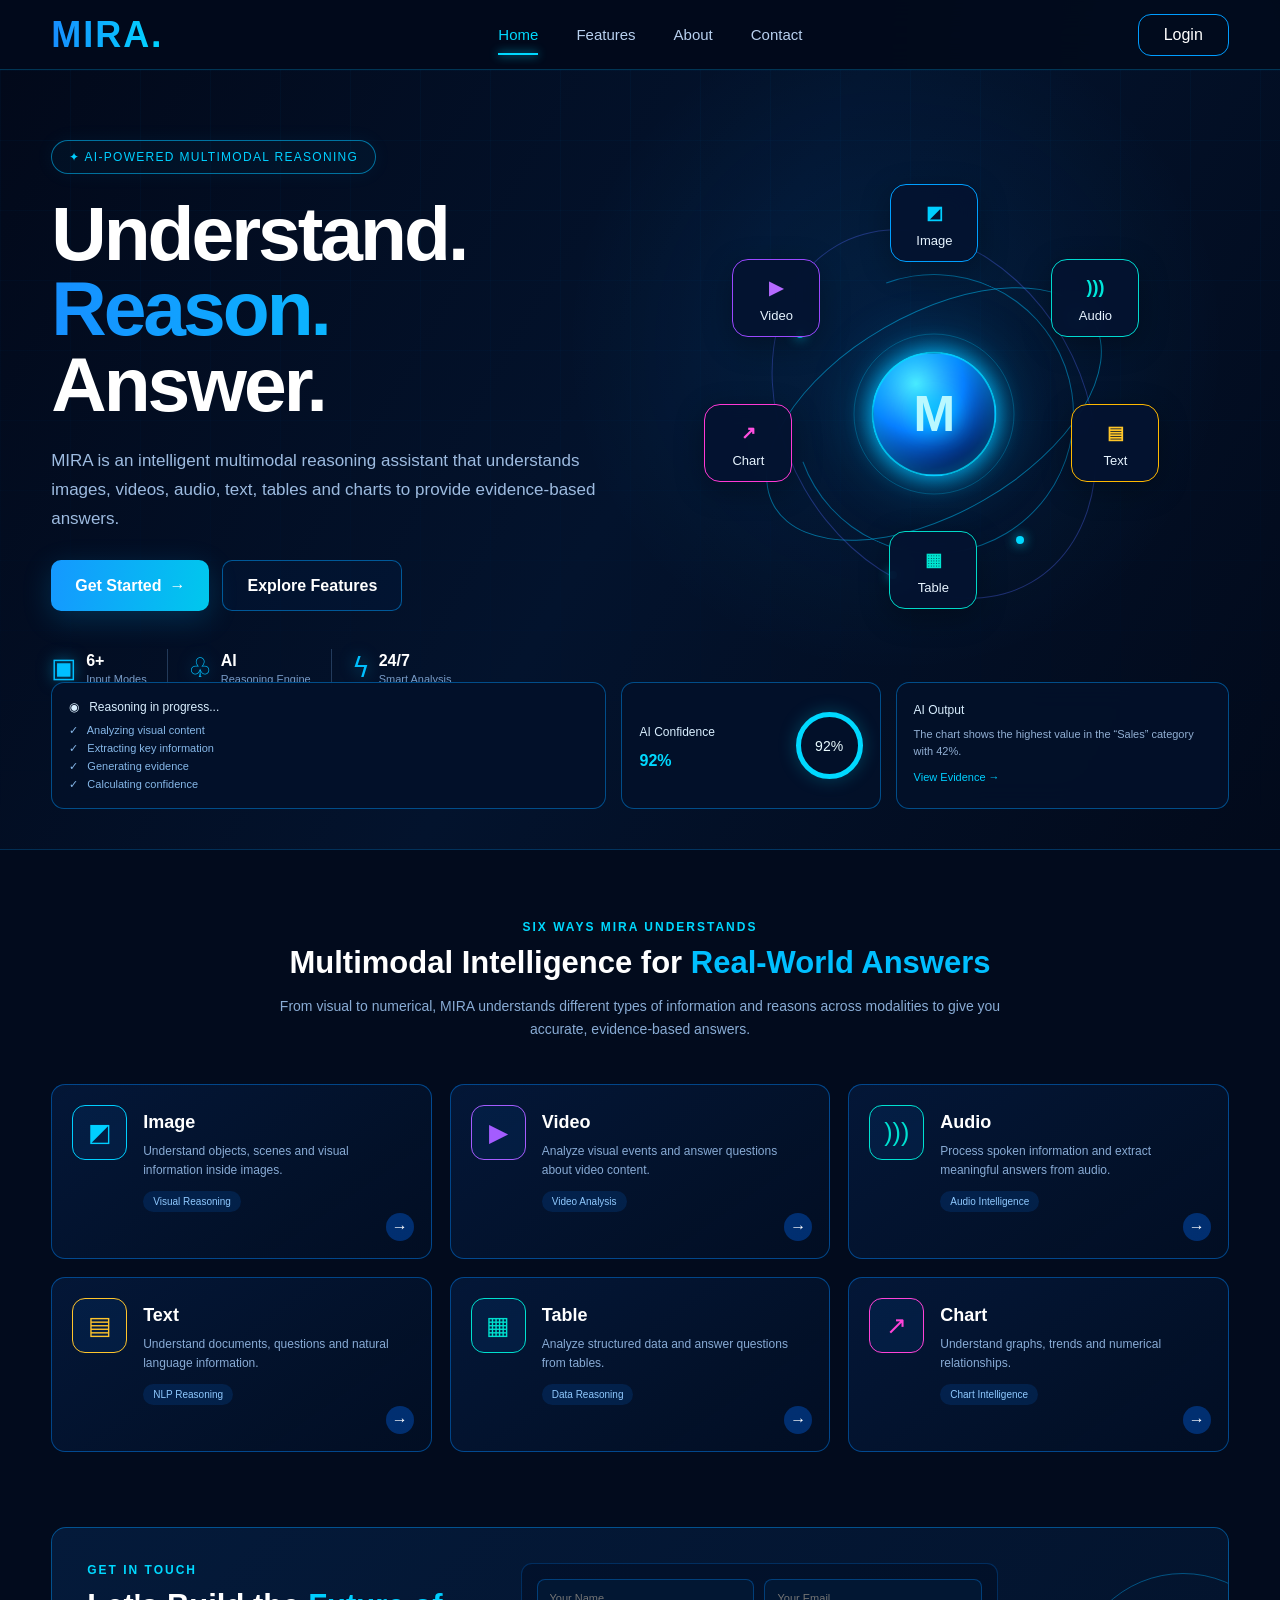
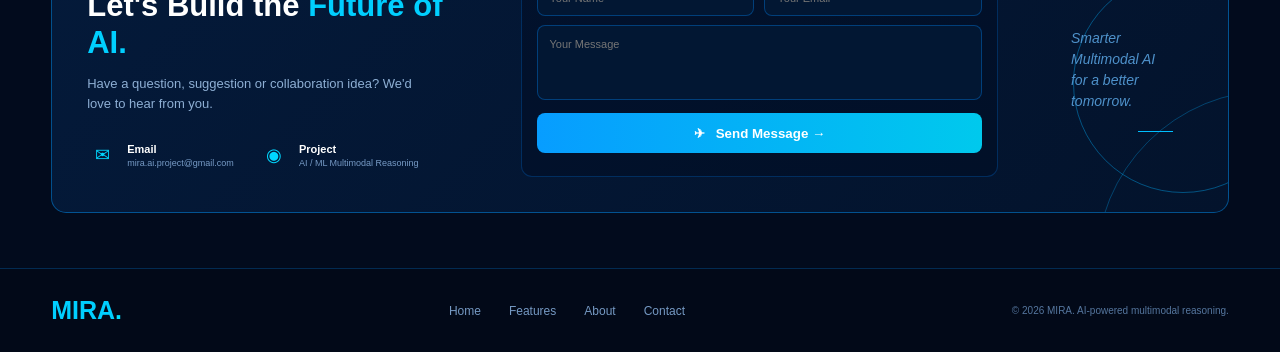
<file: index.html>
<!DOCTYPE html>
<html lang="en">
<head>
    <meta charset="UTF-8">
    <meta name="viewport" content="width=device-width, initial-scale=1.0">

    <title>MIRA | Multimodal Intelligent Reasoning Assistant</title>

    <link rel="stylesheet" href="style.css">
</head>

<body>

<!-- ================= NAVBAR ================= -->

<header class="navbar">

    <div class="nav-container">

        <a href="#home" class="logo">MIRA<span>.</span></a>

        <nav class="nav-links">
            <a href="#home" class="active">Home</a>
            <a href="#features">Features</a>
            <a href="#about">About</a>
            <a href="#contact">Contact</a>
        </nav>

        <a href="login.html" class="login-btn">
            Login
        </a>

    </div>

</header>


<!-- ================= HERO ================= -->

<section class="hero" id="home">

    <div class="hero-container">

        <!-- LEFT CONTENT -->

        <div class="hero-content">

            <div class="hero-badge">
                ✦ AI-POWERED MULTIMODAL REASONING
            </div>

            <h1>
                Understand.
                <span>Reason.</span>
                Answer.
            </h1>

            <p class="hero-description">
                MIRA is an intelligent multimodal reasoning assistant
                that understands images, videos, audio, text, tables
                and charts to provide evidence-based answers.
            </p>

            <div class="hero-buttons">

                <a href="register.html" class="primary-btn">
                    Get Started
                    <span>→</span>
                </a>

                <a href="#features" class="secondary-btn">
                    Explore Features
                </a>

            </div>


            <!-- HERO STATS -->

            <div class="hero-stats">

                <div class="stat">

                    <div class="stat-icon">▣</div>

                    <div>
                        <strong>6+</strong>
                        <small>Input Modes</small>
                    </div>

                </div>


                <div class="stat-line"></div>


                <div class="stat">

                    <div class="stat-icon">♧</div>

                    <div>
                        <strong>AI</strong>
                        <small>Reasoning Engine</small>
                    </div>

                </div>


                <div class="stat-line"></div>


                <div class="stat">

                    <div class="stat-icon">ϟ</div>

                    <div>
                        <strong>24/7</strong>
                        <small>Smart Analysis</small>
                    </div>

                </div>

            </div>

        </div>


        <!-- RIGHT AI ORB -->

        <div class="hero-visual">

            <div class="orbit-system">

                <div class="orbit orbit-one"></div>
                <div class="orbit orbit-two"></div>
                <div class="orbit orbit-three"></div>

                <div class="orbit-dot dot-one"></div>
                <div class="orbit-dot dot-two"></div>
                <div class="orbit-dot dot-three"></div>
                <div class="orbit-dot dot-four"></div>


                <!-- CENTER -->

                <div class="ai-core">

                    <div class="core-glow"></div>

                    <span>M</span>

                </div>


                <!-- IMAGE -->

                <div class="mode-card mode-image">

                    <div class="mode-icon image-icon">
                        ◩
                    </div>

                    <span>Image</span>

                </div>


                <!-- VIDEO -->

                <div class="mode-card mode-video">

                    <div class="mode-icon video-icon">
                        ▶
                    </div>

                    <span>Video</span>

                </div>


                <!-- AUDIO -->

                <div class="mode-card mode-audio">

                    <div class="mode-icon audio-icon">
                        ))) 
                    </div>

                    <span>Audio</span>

                </div>


                <!-- TEXT -->

                <div class="mode-card mode-text">

                    <div class="mode-icon text-icon">
                        ▤
                    </div>

                    <span>Text</span>

                </div>


                <!-- TABLE -->

                <div class="mode-card mode-table">

                    <div class="mode-icon table-icon">
                        ▦
                    </div>

                    <span>Table</span>

                </div>


                <!-- CHART -->

                <div class="mode-card mode-chart">

                    <div class="mode-icon chart-icon">
                        ↗
                    </div>

                    <span>Chart</span>

                </div>

            </div>

        </div>

    </div>


    <!-- REASONING PANELS -->

    <div class="reasoning-panels">

        <div class="reasoning-card">

            <div class="reasoning-title">
                ◉ &nbsp; Reasoning in progress...
            </div>

            <div class="reasoning-list">

                <div>✓ &nbsp; Analyzing visual content</div>
                <div>✓ &nbsp; Extracting key information</div>
                <div>✓ &nbsp; Generating evidence</div>
                <div>✓ &nbsp; Calculating confidence</div>

            </div>

        </div>


        <div class="confidence-card">

            <div>

                <span class="panel-title">
                    AI Confidence
                </span>

                <strong>92%</strong>

            </div>

            <div class="confidence-circle">
                92%
            </div>

        </div>


        <div class="output-card">

            <span class="panel-title">
                AI Output
            </span>

            <p>
                The chart shows the highest value in
                the “Sales” category with 42%.
            </p>

            <a href="#features">
                View Evidence →
            </a>

        </div>

    </div>

</section>



<!-- ================= FEATURES ================= -->

<section class="features-section" id="features">

    <div class="section-heading">

        <span class="section-label">
            SIX WAYS MIRA UNDERSTANDS
        </span>

        <h2>
            Multimodal Intelligence for
            <span>Real-World Answers</span>
        </h2>

        <p>
            From visual to numerical, MIRA understands different
            types of information and reasons across modalities to
            give you accurate, evidence-based answers.
        </p>

    </div>


    <div class="features-grid">


        <!-- IMAGE -->

        <div class="feature-card">

            <div class="feature-icon image-feature">
                ◩
            </div>

            <div class="feature-content">

                <h3>Image</h3>

                <p>
                    Understand objects, scenes and visual
                    information inside images.
                </p>

                <span class="feature-tag">
                    Visual Reasoning
                </span>

            </div>

            <div class="feature-arrow">
                →
            </div>

        </div>


        <!-- VIDEO -->

        <div class="feature-card">

            <div class="feature-icon video-feature">
                ▶
            </div>

            <div class="feature-content">

                <h3>Video</h3>

                <p>
                    Analyze visual events and answer questions
                    about video content.
                </p>

                <span class="feature-tag">
                    Video Analysis
                </span>

            </div>

            <div class="feature-arrow">
                →
            </div>

        </div>


        <!-- AUDIO -->

        <div class="feature-card">

            <div class="feature-icon audio-feature">
                )))
            </div>

            <div class="feature-content">

                <h3>Audio</h3>

                <p>
                    Process spoken information and extract
                    meaningful answers from audio.
                </p>

                <span class="feature-tag">
                    Audio Intelligence
                </span>

            </div>

            <div class="feature-arrow">
                →
            </div>

        </div>


        <!-- TEXT -->

        <div class="feature-card">

            <div class="feature-icon text-feature">
                ▤
            </div>

            <div class="feature-content">

                <h3>Text</h3>

                <p>
                    Understand documents, questions and
                    natural language information.
                </p>

                <span class="feature-tag">
                    NLP Reasoning
                </span>

            </div>

            <div class="feature-arrow">
                →
            </div>

        </div>


        <!-- TABLE -->

        <div class="feature-card">

            <div class="feature-icon table-feature">
                ▦
            </div>

            <div class="feature-content">

                <h3>Table</h3>

                <p>
                    Analyze structured data and answer
                    questions from tables.
                </p>

                <span class="feature-tag">
                    Data Reasoning
                </span>

            </div>

            <div class="feature-arrow">
                →
            </div>

        </div>


        <!-- CHART -->

        <div class="feature-card">

            <div class="feature-icon chart-feature">
                ↗
            </div>

            <div class="feature-content">

                <h3>Chart</h3>

                <p>
                    Understand graphs, trends and numerical
                    relationships.
                </p>

                <span class="feature-tag">
                    Chart Intelligence
                </span>

            </div>

            <div class="feature-arrow">
                →
            </div>

        </div>

    </div>

</section>



<!-- ================= CONTACT ================= -->

<section class="contact-section" id="contact">

    <div class="contact-container">


        <!-- LEFT -->

        <div class="contact-info">

            <span class="section-label">
                GET IN TOUCH
            </span>

            <h2>
                Let's Build the
                <span>Future of AI.</span>
            </h2>

            <p>
                Have a question, suggestion or collaboration idea?
                We'd love to hear from you.
            </p>


            <div class="contact-details">

                <div class="contact-item">

                    <div class="contact-icon">
                        ✉
                    </div>

                    <div>
                        <strong>Email</strong>
                        <span>mira.ai.project@gmail.com</span>
                    </div>

                </div>


                <div class="contact-item">

                    <div class="contact-icon">
                        ◉
                    </div>

                    <div>
                        <strong>Project</strong>
                        <span>AI / ML Multimodal Reasoning</span>
                    </div>

                </div>

            </div>

        </div>


        <!-- FORM -->

        <div class="contact-form">

            <div class="form-row">

                <input
                    type="text"
                    id="contactName"
                    placeholder="Your Name"
                >

                <input
                    type="email"
                    id="contactEmail"
                    placeholder="Your Email"
                >

            </div>


            <textarea
                id="contactMessage"
                placeholder="Your Message"
            ></textarea>


            <button
                type="button"
                onclick="sendMessage()"
                class="send-btn"
            >
                ✈ &nbsp; Send Message →
            </button>


            <p
                id="contactStatus"
                class="contact-status"
            ></p>

        </div>


        <!-- RIGHT DECORATION -->

        <div class="contact-decoration">

            <div class="decor-circle"></div>

            <p>
                Smarter<br>
                Multimodal AI<br>
                for a better<br>
                tomorrow.
            </p>

            <div class="decor-line"></div>

        </div>

    </div>

</section>



<!-- ================= FOOTER ================= -->

<footer>

    <div class="footer-container">

        <div class="footer-logo">
            MIRA<span>.</span>
        </div>

        <div class="footer-links">

            <a href="#home">Home</a>
            <a href="#features">Features</a>
            <a href="#about">About</a>
            <a href="#contact">Contact</a>

        </div>

        <p>
            © 2026 MIRA. AI-powered multimodal reasoning.
        </p>

    </div>

</footer>



<!-- ================= JAVASCRIPT ================= -->

<script>

function sendMessage() {

    const name =
        document.getElementById("contactName").value.trim();

    const email =
        document.getElementById("contactEmail").value.trim();

    const message =
        document.getElementById("contactMessage").value.trim();

    const status =
        document.getElementById("contactStatus");


    if (!name || !email || !message) {

        status.textContent =
            "Please fill all fields.";

        status.className =
            "contact-status error";

        return;
    }


    status.textContent =
        "✓ Message submitted successfully!";

    status.className =
        "contact-status success";


    document.getElementById("contactName").value = "";
    document.getElementById("contactEmail").value = "";
    document.getElementById("contactMessage").value = "";

}


</script>

</body>
</html>
</file>
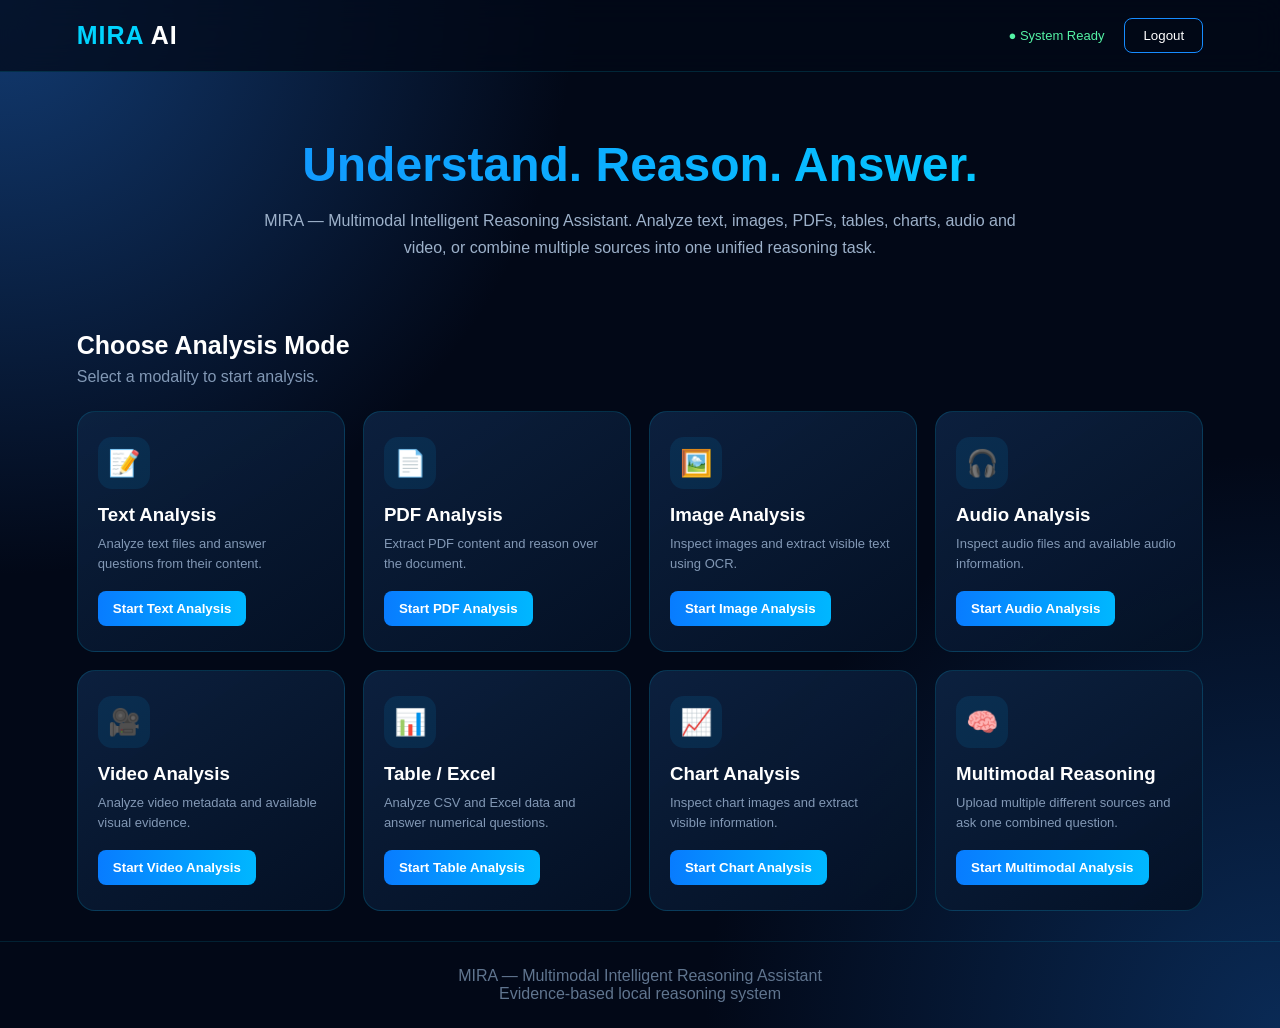
<file: dashboard.html>
<!DOCTYPE html>
<html lang="en">
<head>
<meta charset="UTF-8">
<meta name="viewport" content="width=device-width, initial-scale=1.0">

<title>MIRA | Multimodal Intelligent Reasoning Assistant</title>

<style>
*{
    margin:0;
    padding:0;
    box-sizing:border-box;
    font-family:Inter,Arial,sans-serif;
}

html{
    scroll-behavior:smooth;
}

body{
    min-height:100vh;
    background:
        radial-gradient(circle at top left,#123b72 0%,transparent 35%),
        radial-gradient(circle at bottom right,#0a2a55 0%,transparent 35%),
        #020817;
    color:#fff;
}

/* NAVBAR */
.navbar{
    width:100%;
    padding:18px 6%;
    display:flex;
    justify-content:space-between;
    align-items:center;
    border-bottom:1px solid rgba(0,212,255,.15);
    background:rgba(2,8,23,.75);
    backdrop-filter:blur(15px);
    position:sticky;
    top:0;
    z-index:100;
}

.logo{
    font-size:25px;
    font-weight:800;
    color:#00d4ff;
    letter-spacing:1px;
}

.logo span{
    color:white;
}

.nav-right{
    display:flex;
    align-items:center;
    gap:20px;
}

.status{
    font-size:13px;
    color:#54f3a5;
}

.logout-btn{
    border:1px solid #168cff;
    background:transparent;
    color:white;
    padding:9px 18px;
    border-radius:8px;
    cursor:pointer;
}

.logout-btn:hover{
    background:#168cff;
}

/* HERO */
.hero{
    padding:65px 6% 40px;
    text-align:center;
}

.hero h1{
    font-size:48px;
    margin-bottom:15px;
    background:linear-gradient(90deg,#168cff,#00d4ff);
    -webkit-background-clip:text;
    color:transparent;
}

.hero p{
    color:#9db1ca;
    max-width:760px;
    margin:auto;
    line-height:1.7;
}

/* MODE SECTION */
.modes-section{
    width:88%;
    max-width:1300px;
    margin:30px auto;
}

.section-title{
    font-size:25px;
    margin-bottom:8px;
}

.section-subtitle{
    color:#8298b5;
    margin-bottom:25px;
}

.mode-grid{
    display:grid;
    grid-template-columns:repeat(4,1fr);
    gap:18px;
}

.mode-card{
    background:linear-gradient(
        145deg,
        rgba(13,35,66,.9),
        rgba(4,17,37,.95)
    );
    border:1px solid rgba(0,212,255,.16);
    border-radius:18px;
    padding:25px 20px;
    min-height:205px;
    transition:.25s;
    cursor:pointer;
}

.mode-card:hover{
    transform:translateY(-5px);
    border-color:#00bfff;
    box-shadow:0 15px 45px rgba(0,180,255,.12);
}

.mode-icon{
    width:52px;
    height:52px;
    border-radius:14px;
    display:flex;
    align-items:center;
    justify-content:center;
    background:rgba(0,180,255,.1);
    font-size:26px;
    margin-bottom:15px;
}

.mode-card h3{
    margin-bottom:8px;
}

.mode-card p{
    color:#8298b5;
    font-size:13px;
    line-height:1.5;
    min-height:42px;
}

.mode-button{
    margin-top:15px;
    border:0;
    background:linear-gradient(90deg,#087cff,#00b7ff);
    color:white;
    padding:10px 15px;
    border-radius:8px;
    cursor:pointer;
    font-weight:600;
}

/* WORKSPACE */
.workspace{
    display:none;
    width:88%;
    max-width:1300px;
    margin:40px auto 70px;
}

.workspace.active{
    display:block;
}

.workspace-header{
    display:flex;
    justify-content:space-between;
    align-items:center;
    margin-bottom:20px;
}

.workspace-title h2{
    font-size:28px;
}

.workspace-title p{
    color:#8197b4;
    margin-top:5px;
}

.back-btn{
    background:rgba(255,255,255,.05);
    color:white;
    border:1px solid rgba(255,255,255,.15);
    padding:10px 18px;
    border-radius:8px;
    cursor:pointer;
}

.back-btn:hover{
    border-color:#00d4ff;
}

/* ANALYSIS BOX */
.analysis-box{
    background:rgba(5,20,42,.88);
    border:1px solid rgba(0,212,255,.18);
    border-radius:20px;
    padding:28px;
    box-shadow:0 20px 60px rgba(0,0,0,.25);
}

.question-label{
    display:block;
    font-weight:700;
    margin-bottom:9px;
}

textarea{
    width:100%;
    min-height:115px;
    resize:vertical;
    background:#020b1b;
    border:1px solid #193b60;
    border-radius:12px;
    padding:15px;
    color:white;
    outline:none;
    font-size:15px;
}

textarea:focus{
    border-color:#00c8ff;
}

/* SINGLE UPLOAD */
.single-upload{
    margin-top:20px;
}

.file-input{
    display:none;
}

.upload-label{
    display:block;
    border:1px dashed #24608e;
    background:rgba(0,130,255,.05);
    padding:25px;
    border-radius:14px;
    text-align:center;
    cursor:pointer;
    color:#9cb3ce;
}

.upload-label:hover{
    border-color:#00d4ff;
    background:rgba(0,180,255,.08);
}

.file-name{
    margin-top:10px;
    color:#58d8ff;
    font-size:14px;
}

/* MULTIMODAL */
.multimodal-grid{
    display:grid;
    grid-template-columns:repeat(3,1fr);
    gap:15px;
    margin-top:20px;
}

.source-card{
    background:#061326;
    border:1px solid #173a5f;
    border-radius:14px;
    padding:18px;
}

.source-card h4{
    margin-bottom:12px;
}

.source-card label{
    display:block;
    padding:12px;
    border:1px dashed #285679;
    border-radius:9px;
    text-align:center;
    color:#8fa8c4;
    cursor:pointer;
    font-size:13px;
}

.source-card label:hover{
    border-color:#00cfff;
    color:#fff;
}

.source-name{
    margin-top:8px;
    color:#51d9ff;
    font-size:12px;
    word-break:break-all;
}

.multi-info{
    margin-top:15px;
    padding:12px;
    border-radius:10px;
    background:rgba(0,180,255,.06);
    color:#8ea8c5;
    font-size:13px;
}

/* BUTTONS */
.action-row{
    display:flex;
    gap:12px;
    margin-top:22px;
}

.analyze-btn{
    flex:1;
    padding:14px;
    border:0;
    border-radius:10px;
    color:white;
    font-size:16px;
    font-weight:700;
    cursor:pointer;
    background:linear-gradient(90deg,#087cff,#00b7ff);
}

.analyze-btn:hover{
    filter:brightness(1.1);
}

.clear-btn{
    padding:14px 25px;
    border:1px solid #294867;
    border-radius:10px;
    background:#07182c;
    color:white;
    cursor:pointer;
}

.clear-btn:hover{
    border-color:#00bfff;
}

/* LOADING */
.loading{
    display:none;
    text-align:center;
    padding:25px;
    color:#63dcff;
}

.loading.active{
    display:block;
}

.spinner{
    width:35px;
    height:35px;
    border:3px solid #173a5d;
    border-top-color:#00d4ff;
    border-radius:50%;
    animation:spin 1s linear infinite;
    margin:0 auto 12px;
}

@keyframes spin{
    to{transform:rotate(360deg)}
}

/* RESULT */
.result-box{
    display:none;
    margin-top:25px;
    background:#031024;
    border:1px solid rgba(0,212,255,.2);
    border-radius:18px;
    overflow:hidden;
}

.result-box.active{
    display:block;
}

.result-header{
    padding:20px;
    background:linear-gradient(
        90deg,
        rgba(8,124,255,.13),
        rgba(0,212,255,.06)
    );
    border-bottom:1px solid #163756;
}

.result-header h3{
    color:#5ce0ff;
}

.result-content{
    padding:22px;
}

.result-section{
    margin-bottom:20px;
}

.result-section h4{
    margin-bottom:8px;
    color:#71ddff;
}

.result-section p,
.result-section li{
    color:#b5c5d8;
    line-height:1.7;
}

.result-section ul{
    padding-left:20px;
}

.answer{
    font-size:18px;
    color:white !important;
    background:rgba(0,180,255,.05);
    border-left:3px solid #00cfff;
    padding:15px;
    border-radius:8px;
}

.badges{
    display:flex;
    flex-wrap:wrap;
    gap:8px;
}

.badge{
    padding:6px 10px;
    border-radius:20px;
    background:#09243d;
    border:1px solid #1d5275;
    color:#76ddff;
    font-size:12px;
}

/* FOOTER */
footer{
    border-top:1px solid rgba(0,212,255,.12);
    padding:25px;
    text-align:center;
    color:#60758f;
}

/* RESPONSIVE */
@media(max-width:1050px){
    .mode-grid{
        grid-template-columns:repeat(2,1fr);
    }

    .multimodal-grid{
        grid-template-columns:repeat(2,1fr);
    }
}

@media(max-width:650px){
    .hero h1{
        font-size:35px;
    }

    .mode-grid,
    .multimodal-grid{
        grid-template-columns:1fr;
    }

    .workspace-header{
        flex-direction:column;
        align-items:flex-start;
        gap:15px;
    }

    .action-row{
        flex-direction:column;
    }
}
</style>
</head>

<body>

<!-- NAVBAR -->
<nav class="navbar">
    <div class="logo">MIRA <span>AI</span></div>

    <div class="nav-right">
        <div class="status">● System Ready</div>
        <button class="logout-btn" type="button" onclick="logout()">
            Logout
        </button>
    </div>
</nav>

<!-- HERO -->
<section class="hero">
    <h1>Understand. Reason. Answer.</h1>

    <p>
        MIRA — Multimodal Intelligent Reasoning Assistant.
        Analyze text, images, PDFs, tables, charts, audio and video,
        or combine multiple sources into one unified reasoning task.
    </p>
</section>

<!-- MODES -->
<section class="modes-section" id="modesSection">

    <h2 class="section-title">Choose Analysis Mode</h2>

    <p class="section-subtitle">
        Select a modality to start analysis.
    </p>

    <div class="mode-grid">

        <!-- TEXT -->
        <div class="mode-card" onclick="openMode('text')">
            <div class="mode-icon">📝</div>

            <h3>Text Analysis</h3>

            <p>
                Analyze text files and answer questions from their content.
            </p>

            <button class="mode-button" type="button">
                Start Text Analysis
            </button>
        </div>

        <!-- PDF -->
        <div class="mode-card" onclick="openMode('pdf')">
            <div class="mode-icon">📄</div>

            <h3>PDF Analysis</h3>

            <p>
                Extract PDF content and reason over the document.
            </p>

            <button class="mode-button" type="button">
                Start PDF Analysis
            </button>
        </div>

        <!-- IMAGE -->
        <div class="mode-card" onclick="openMode('image')">
            <div class="mode-icon">🖼️</div>

            <h3>Image Analysis</h3>

            <p>
                Inspect images and extract visible text using OCR.
            </p>

            <button class="mode-button" type="button">
                Start Image Analysis
            </button>
        </div>

        <!-- AUDIO -->
        <div class="mode-card" onclick="openMode('audio')">
            <div class="mode-icon">🎧</div>

            <h3>Audio Analysis</h3>

            <p>
                Inspect audio files and available audio information.
            </p>

            <button class="mode-button" type="button">
                Start Audio Analysis
            </button>
        </div>

        <!-- VIDEO -->
        <div class="mode-card" onclick="openMode('video')">
            <div class="mode-icon">🎥</div>

            <h3>Video Analysis</h3>

            <p>
                Analyze video metadata and available visual evidence.
            </p>

            <button class="mode-button" type="button">
                Start Video Analysis
            </button>
        </div>

        <!-- TABLE -->
        <div class="mode-card" onclick="openMode('table')">
            <div class="mode-icon">📊</div>

            <h3>Table / Excel</h3>

            <p>
                Analyze CSV and Excel data and answer numerical questions.
            </p>

            <button class="mode-button" type="button">
                Start Table Analysis
            </button>
        </div>

        <!-- CHART -->
        <div class="mode-card" onclick="openMode('chart')">
            <div class="mode-icon">📈</div>

            <h3>Chart Analysis</h3>

            <p>
                Inspect chart images and extract visible information.
            </p>

            <button class="mode-button" type="button">
                Start Chart Analysis
            </button>
        </div>

        <!-- MULTIMODAL -->
        <div class="mode-card" onclick="openMode('multimodal')">

            <div class="mode-icon">🧠</div>

            <h3>Multimodal Reasoning</h3>

            <p>
                Upload multiple different sources and ask one combined question.
            </p>

            <button class="mode-button" type="button">
                Start Multimodal Analysis
            </button>

        </div>

    </div>
</section>

<!-- WORKSPACE -->
<section class="workspace" id="workspace">

    <div class="workspace-header">

        <div class="workspace-title">
            <h2 id="workspaceTitle">
                Analysis Workspace
            </h2>

            <p id="workspaceDescription">
                Upload your source and ask a question.
            </p>
        </div>

        <button
            class="back-btn"
            type="button"
            onclick="backToModes()"
        >
            ← Back to Modes
        </button>

    </div>

    <div class="analysis-box">

        <!-- QUESTION -->
        <label class="question-label" for="question">
            Your Question
        </label>

        <textarea
            id="question"
            placeholder="Ask a question about the uploaded source..."
        ></textarea>

        <!-- SINGLE FILE -->
        <div
            class="single-upload"
            id="singleUploadSection"
        >

            <input
                class="file-input"
                type="file"
                id="singleFile"
                onchange="handleSingleFile(event)"
            >

            <label
                class="upload-label"
                for="singleFile"
                id="singleUploadLabel"
            >
                📁 Click to upload a file
            </label>

            <div
                class="file-name"
                id="singleFileName"
            ></div>

        </div>

        <!-- MULTIMODAL -->
        <div
            id="multimodalSection"
            style="display:none;"
        >

            <div class="multi-info">
                🧠 <strong>Multimodal Mode:</strong>
                Upload multiple different types of files together.
                MIRA will analyze all selected sources before answering
                your single question.
            </div>

            <div class="multimodal-grid">

                <!-- IMAGE -->
                <div class="source-card">

                    <h4>🖼️ Image</h4>

                    <input
                        class="file-input"
                        type="file"
                        id="sourceImage"
                        accept="image/*"
                        onchange="handleSourceFile(1,event)"
                    >

                    <label for="sourceImage">
                        Upload Image
                    </label>

                    <div
                        class="source-name"
                        id="sourceName1"
                    >
                    </div>

                </div>

                <!-- VIDEO -->
                <div class="source-card">

                    <h4>🎥 Video</h4>

                    <input
                        class="file-input"
                        type="file"
                        id="sourceVideo"
                        accept="video/*"
                        onchange="handleSourceFile(2,event)"
                    >

                    <label for="sourceVideo">
                        Upload Video
                    </label>

                    <div
                        class="source-name"
                        id="sourceName2"
                    >
                    </div>

                </div>

                <!-- AUDIO -->
                <div class="source-card">

                    <h4>🎧 Audio</h4>

                    <input
                        class="file-input"
                        type="file"
                        id="sourceAudio"
                        accept="audio/*"
                        onchange="handleSourceFile(3,event)"
                    >

                    <label for="sourceAudio">
                        Upload Audio
                    </label>

                    <div
                        class="source-name"
                        id="sourceName3"
                    >
                    </div>

                </div>

                <!-- CHART -->
                <div class="source-card">

                    <h4>📈 Chart</h4>

                    <input
                        class="file-input"
                        type="file"
                        id="sourceChart"
                        accept="image/*,.csv,.xlsx,.xls"
                        onchange="handleSourceFile(4,event)"
                    >

                    <label for="sourceChart">
                        Upload Chart
                    </label>

                    <div
                        class="source-name"
                        id="sourceName4"
                    >
                    </div>

                </div>

                <!-- TEXT / PDF -->
                <div class="source-card">

                    <h4>📄 Text / PDF</h4>

                    <input
                        class="file-input"
                        type="file"
                        id="sourceDocument"
                        accept=".txt,.pdf,.md,.doc,.docx"
                        onchange="handleSourceFile(5,event)"
                    >

                    <label for="sourceDocument">
                        Upload Text / PDF
                    </label>

                    <div
                        class="source-name"
                        id="sourceName5"
                    >
                    </div>

                </div>

                <!-- TABLE -->
                <div class="source-card">

                    <h4>📊 Table / Excel</h4>

                    <input
                        class="file-input"
                        type="file"
                        id="sourceTable"
                        accept=".csv,.xlsx,.xls"
                        onchange="handleSourceFile(6,event)"
                    >

                    <label for="sourceTable">
                        Upload Table / Excel
                    </label>

                    <div
                        class="source-name"
                        id="sourceName6"
                    >
                    </div>

                </div>

            </div>

            <div
                class="multi-info"
                id="multiFileCount"
            >
                0 sources selected
            </div>

        </div>

        <!-- BUTTONS -->
        <div class="action-row">

            <button
                id="analyzeBtn"
                class="analyze-btn"
                type="button"
                onclick="analyzeCurrentMode(event)"
            >
                ✦ Analyze with MIRA
            </button>

            <button
                class="clear-btn"
                type="button"
                onclick="clearWorkspace()"
            >
                Clear
            </button>

        </div>

        <!-- LOADING -->
        <div
            class="loading"
            id="loading"
        >

            <div class="spinner"></div>

            <p>
                MIRA is analyzing your evidence...
            </p>

        </div>

        <!-- RESULT -->
        <div
            class="result-box"
            id="resultBox"
        >

            <div class="result-header">

                <h3>
                    ✦ MIRA Analysis Result
                </h3>

            </div>

            <div
                class="result-content"
                id="resultContent"
            >
            </div>

        </div>

    </div>

</section>

<footer>
    MIRA — Multimodal Intelligent Reasoning Assistant
    <br>
    Evidence-based local reasoning system
</footer>

<script>

/* =========================================================
   CONFIGURATION
========================================================= */

const BACKEND_URL = "https://mira-o2sk.onrender.com";

let currentMode = "";

let selectedSingleFile = null;

let multiSourceFiles = {
    1: null,
    2: null,
    3: null,
    4: null,
    5: null,
    6: null
};

const modeConfig = {

    text: {
        title: "Text Analysis",
        description: "Upload a text file and ask a question about its content.",
        accept: ".txt,.md",
        endpoint: "/analyze/text"
    },

    pdf: {
        title: "PDF Analysis",
        description: "Upload a PDF document and ask a question.",
        accept: ".pdf",
        endpoint: "/analyze/pdf"
    },

    image: {
        title: "Image Analysis",
        description: "Upload an image and ask MIRA about visible evidence.",
        accept: "image/*",
        endpoint: "/analyze/image"
    },

    audio: {
        title: "Audio Analysis",
        description: "Upload an audio file for analysis.",
        accept: "audio/*",
        endpoint: "/analyze/audio"
    },

    video: {
        title: "Video Analysis",
        description: "Upload a video and ask a question about it.",
        accept: "video/*",
        endpoint: "/analyze/video"
    },

    table: {
        title: "Table / Excel Analysis",
        description: "Upload CSV or Excel data and ask a numerical question.",
        accept: ".csv,.xlsx,.xls",
        endpoint: "/analyze/table"
    },

    chart: {
        title: "Chart Analysis",
        description: "Upload a chart image and ask a question about it.",
        accept: "image/*",
        endpoint: "/analyze/chart"
    },

    multimodal: {
        title: "Multimodal Reasoning",
        description: "Combine multiple different sources and ask one cross-modal question.",
        endpoint: "/analyze/multimodal"
    }

};


/* =========================================================
   OPEN MODE
========================================================= */

function openMode(mode){

    currentMode = mode;

    const config = modeConfig[mode];

    document.getElementById("modesSection").style.display = "none";

    document.getElementById("workspace").classList.add("active");

    document.getElementById("workspaceTitle").textContent =
        config.title;

    document.getElementById("workspaceDescription").textContent =
        config.description;

    document.getElementById("question").value = "";

    clearResultOnly();

    selectedSingleFile = null;

    document.getElementById("singleFile").value = "";

    document.getElementById("singleFileName").textContent = "";

    if(mode === "multimodal"){

        document.getElementById("singleUploadSection").style.display =
            "none";

        document.getElementById("multimodalSection").style.display =
            "block";

    }else{

        document.getElementById("singleUploadSection").style.display =
            "block";

        document.getElementById("multimodalSection").style.display =
            "none";

        document.getElementById("singleFile").accept =
            config.accept || "";
    }

    window.scrollTo({
        top:0,
        behavior:"smooth"
    });
}


/* =========================================================
   SINGLE FILE
========================================================= */

function handleSingleFile(event){

    const file = event.target.files[0];

    if(!file){
        selectedSingleFile = null;
        document.getElementById("singleFileName").textContent = "";
        return;
    }

    selectedSingleFile = file;

    document.getElementById("singleFileName").textContent =
        "Selected: " + file.name;
}


/* =========================================================
   MULTIMODAL FILES
========================================================= */

function handleSourceFile(sourceNumber,event){

    const file = event.target.files[0];

    if(!file){

        multiSourceFiles[sourceNumber] = null;

        document.getElementById(
            "sourceName" + sourceNumber
        ).textContent = "";

        updateMultimodalCount();

        return;
    }

    multiSourceFiles[sourceNumber] = file;

    document.getElementById(
        "sourceName" + sourceNumber
    ).textContent =
        "✓ " + file.name;

    updateMultimodalCount();
}


/* =========================================================
   MULTIMODAL COUNT
========================================================= */

function updateMultimodalCount(){

    const count =
        Object.values(multiSourceFiles)
        .filter(file => file !== null)
        .length;

    document.getElementById("multiFileCount").textContent =
        count + " source" +
        (count === 1 ? "" : "s") +
        " selected";

}


/* =========================================================
   ANALYZE
========================================================= */

async function analyzeCurrentMode(event){

    if(event){

        event.preventDefault();
        event.stopPropagation();

        if(event.stopImmediatePropagation){
            event.stopImmediatePropagation();
        }
    }

    const question =
        document.getElementById("question")
        .value
        .trim();

    if(!question){

        alert("Please enter your question.");

        return;
    }


    /* MULTIMODAL */
    if(currentMode === "multimodal"){

        await analyzeMultimodal(question);

        return;
    }


    /* SINGLE */
    if(!selectedSingleFile){

        alert("Please upload a file first.");

        return;
    }


    const config = modeConfig[currentMode];

    if(!config || !config.endpoint){

        showError("Invalid analysis mode.");

        return;
    }


    const formData = new FormData();

    formData.append(
        "file",
        selectedSingleFile,
        selectedSingleFile.name
    );

    formData.append(
        "question",
        question
    );


    await sendAnalysis(
        config.endpoint,
        formData
    );
}


/* =========================================================
   MULTIMODAL ANALYSIS
========================================================= */

async function analyzeMultimodal(question){

    const files =
        Object.values(multiSourceFiles)
        .filter(file => file !== null);


    if(files.length < 2){

        alert(
            "Please upload at least 2 different sources for multimodal reasoning."
        );

        return;
    }


    const formData = new FormData();


    /*
       IMPORTANT:
       EVERY selected file is sent together.
       Backend receives:
       files[]
       files[]
       files[]
       ...
    */

    files.forEach(function(file){

        formData.append(
            "files",
            file,
            file.name
        );

    });


    formData.append(
        "question",
        question
    );


    await sendAnalysis(
        "/analyze/multimodal",
        formData
    );
}


/* =========================================================
   BACKEND REQUEST
========================================================= */

async function sendAnalysis(endpoint,formData){

    setLoading(true);

    clearResultOnly();


    try{

        const response = await fetch(
            BACKEND_URL + endpoint,
            {
                method:"POST",
                body:formData
            }
        );


        const contentType =
            response.headers.get("content-type") || "";


        let data;


        if(contentType.includes("application/json")){

            data = await response.json();

        }else{

            const text = await response.text();

            throw new Error(
                "Backend returned non-JSON response: " +
                text.substring(0,300)
            );
        }


        if(!response.ok){

            throw new Error(
                data.message ||
                data.error ||
                "Analysis failed."
            );
        }


        if(data.success === false){

            throw new Error(
                data.message ||
                data.error ||
                "Analysis failed."
            );
        }


        displayResult(data);


    }catch(error){

        console.error("MIRA ERROR:",error);

        showError(
            "Backend connection/analysis error: " +
            error.message
        );

    }finally{

        setLoading(false);

    }
}


/* =========================================================
   DISPLAY RESULT
========================================================= */

function displayResult(data){

    const resultBox =
        document.getElementById("resultBox");

    const resultContent =
        document.getElementById("resultContent");


    const answer =
        data.answer ||
        data.final_answer ||
        data.result ||
        "No final answer returned.";


    let html = "";


    /* FINAL ANSWER */

    html += `
        <div class="result-section">
            <h4>🎯 Final Answer</h4>

            <p class="answer">
                ${escapeHTML(String(answer))}
            </p>
        </div>
    `;


    /* EVIDENCE */

    if(data.evidence){

        html += `
            <div class="result-section">

                <h4>🔎 Evidence</h4>

                <p>
                    ${formatValue(data.evidence)}
                </p>

            </div>
        `;
    }


    /* CONFIDENCE */

    if(
        data.confidence !== undefined &&
        data.confidence !== null
    ){

        html += `
            <div class="result-section">

                <h4>📌 Confidence</h4>

                <div class="badges">

                    <span class="badge">
                        ${escapeHTML(String(data.confidence))}
                    </span>

                </div>

            </div>
        `;
    }


    /* SOURCES */

    if(data.sources){

        html += `
            <div class="result-section">

                <h4>📚 Sources</h4>

                ${formatValue(data.sources)}

            </div>
        `;
    }


    /* MODALITIES */

    if(data.modalities){

        html += `
            <div class="result-section">

                <h4>🧩 Detected Modalities</h4>

                <div class="badges">
                    ${formatBadges(data.modalities)}
                </div>

            </div>
        `;
    }


    /* UPLOADED FILES */

    if(data.uploaded_files){

        html += `
            <div class="result-section">

                <h4>📁 Uploaded Sources</h4>

                ${formatValue(data.uploaded_files)}

            </div>
        `;
    }


    /* SOURCE COUNT */

    if(data.source_count !== undefined){

        html += `
            <div class="result-section">

                <h4>🔢 Source Count</h4>

                <p>
                    ${escapeHTML(String(data.source_count))}
                    sources analyzed together.
                </p>

            </div>
        `;
    }


    /* REASONING */

    if(data.reasoning){

        html += `
            <div class="result-section">

                <h4>🧠 Reasoning</h4>

                ${formatValue(data.reasoning)}

            </div>
        `;
    }


    if(data.reasoning_steps){

        html += `
            <div class="result-section">

                <h4>🧠 Reasoning Steps</h4>

                ${formatValue(data.reasoning_steps)}

            </div>
        `;
    }


    /* WARNING */

    if(data.warning){

        html += `
            <div class="result-section">

                <h4>⚠️ Note</h4>

                <p>
                    ${escapeHTML(String(data.warning))}
                </p>

            </div>
        `;
    }


    /* MESSAGE */

    if(
        data.message &&
        !data.answer &&
        !data.final_answer
    ){

        html += `
            <div class="result-section">

                <h4>ℹ️ Message</h4>

                <p>
                    ${escapeHTML(String(data.message))}
                </p>

            </div>
        `;
    }


    resultContent.innerHTML = html;

    resultBox.classList.add("active");

    resultBox.scrollIntoView({
        behavior:"smooth",
        block:"start"
    });
}


/* =========================================================
   FORMAT VALUE
========================================================= */

function formatValue(value){

    if(value === null || value === undefined){
        return "";
    }


    if(Array.isArray(value)){

        return `
            <ul>
                ${
                    value.map(item =>
                        `<li>${escapeHTML(String(item))}</li>`
                    ).join("")
                }
            </ul>
        `;
    }


    if(typeof value === "object"){

        return `
            <pre style="
                white-space:pre-wrap;
                color:#b5c5d8;
                line-height:1.6;
                font-family:inherit;
            ">${escapeHTML(
                JSON.stringify(value,null,2)
            )}</pre>
        `;
    }


    return `
        <p>
            ${escapeHTML(String(value))}
        </p>
    `;
}


/* =========================================================
   BADGES
========================================================= */

function formatBadges(value){

    let items = [];

    if(Array.isArray(value)){
        items = value;
    }else{
        items = [value];
    }

    return items.map(item => {

        return `
            <span class="badge">
                ${escapeHTML(String(item))}
            </span>
        `;

    }).join("");
}


/* =========================================================
   ESCAPE HTML
========================================================= */

function escapeHTML(value){

    return String(value)
        .replace(/&/g,"&amp;")
        .replace(/</g,"&lt;")
        .replace(/>/g,"&gt;")
        .replace(/"/g,"&quot;")
        .replace(/'/g,"&#039;");
}


/* =========================================================
   LOADING
========================================================= */

function setLoading(show){

    const loading =
        document.getElementById("loading");

    const button =
        document.getElementById("analyzeBtn");


    if(show){

        loading.classList.add("active");

        button.disabled = true;

        button.textContent =
            "⏳ Analyzing...";

    }else{

        loading.classList.remove("active");

        button.disabled = false;

        button.textContent =
            "✦ Analyze with MIRA";
    }
}


/* =========================================================
   CLEAR RESULT
========================================================= */

function clearResultOnly(){

    document
        .getElementById("resultBox")
        .classList.remove("active");

    document
        .getElementById("resultContent")
        .innerHTML = "";
}


/* =========================================================
   CLEAR WORKSPACE
========================================================= */

function clearWorkspace(){

    document.getElementById("question").value = "";

    selectedSingleFile = null;

    document.getElementById("singleFile").value = "";

    document.getElementById("singleFileName").textContent = "";


    multiSourceFiles = {
        1:null,
        2:null,
        3:null,
        4:null,
        5:null,
        6:null
    };


    const inputs = [
        "sourceImage",
        "sourceVideo",
        "sourceAudio",
        "sourceChart",
        "sourceDocument",
        "sourceTable"
    ];


    inputs.forEach(function(id){

        const element =
            document.getElementById(id);

        if(element){
            element.value = "";
        }

    });


    for(let i=1;i<=6;i++){

        document.getElementById(
            "sourceName" + i
        ).textContent = "";

    }


    updateMultimodalCount();

    clearResultOnly();

}


/* =========================================================
   BACK TO MODES
========================================================= */

function backToModes(){

    document
        .getElementById("workspace")
        .classList.remove("active");

    document
        .getElementById("modesSection")
        .style.display = "block";

    clearWorkspace();

    window.scrollTo({
        top:0,
        behavior:"smooth"
    });
}


/* =========================================================
   LOGOUT
========================================================= */

function logout(){

    localStorage.removeItem("miraLoggedIn");

    window.location.href = "login.html";
}


/* =========================================================
   OPTIONAL LOGIN CHECK
========================================================= */

document.addEventListener("DOMContentLoaded",function(){

    /*
       If you want dashboard to require login,
       uncomment the following block.
    */

    /*
    if(localStorage.getItem("miraLoggedIn") !== "true"){
        window.location.href = "login.html";
        return;
    }
    */

});

</script>

</body>
</html>
</file>
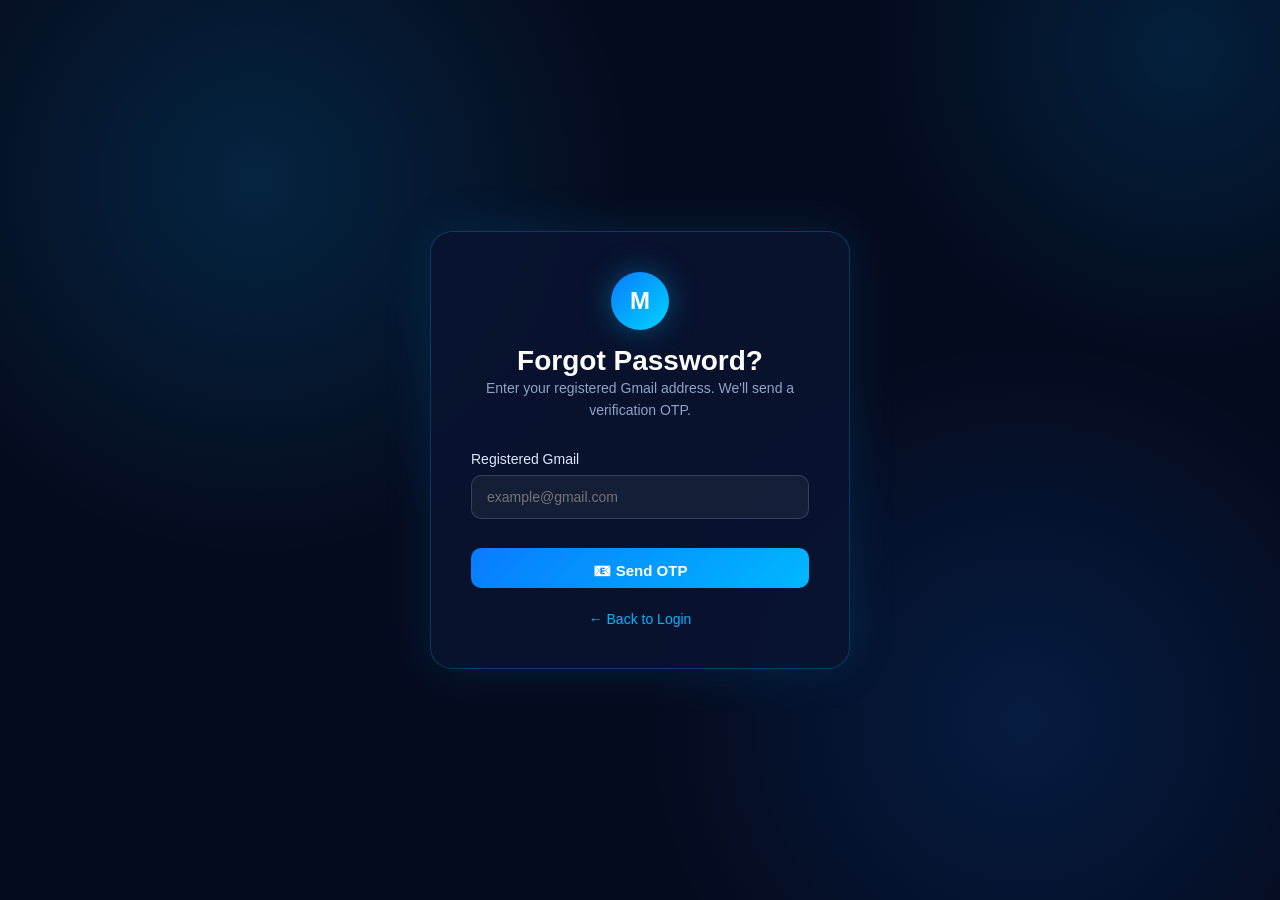
<file: forgot-password.html>
<!DOCTYPE html>
<html lang="en">

<head>

    <meta charset="UTF-8">

    <meta
        name="viewport"
        content="width=device-width, initial-scale=1.0"
    >

    <title>Forgot Password | MIRA</title>

    <link rel="stylesheet" href="style.css">

    <style>

        body {
            min-height: 100vh;

            display: flex;
            align-items: center;
            justify-content: center;

            background:
                radial-gradient(
                    circle at 20% 20%,
                    rgba(0,183,255,0.15),
                    transparent 30%
                ),
                radial-gradient(
                    circle at 80% 80%,
                    rgba(8,124,255,0.15),
                    transparent 30%
                ),
                #050b1f;
        }

        .auth-page {
            width: 100%;
            max-width: 460px;
            padding: 30px 20px;
        }

        .auth-card {
            background: rgba(10,20,48,0.88);

            border: 1px solid rgba(0,183,255,0.25);

            border-radius: 22px;

            padding: 40px;

            box-shadow:
                0 0 50px rgba(0,183,255,0.12);
        }

        .auth-header {
            text-align: center;
            margin-bottom: 30px;
        }

        .logo-circle {
            width: 58px;
            height: 58px;

            margin: 0 auto 15px;

            display: flex;
            align-items: center;
            justify-content: center;

            border-radius: 50%;

            background:
                linear-gradient(
                    135deg,
                    #087cff,
                    #00d4ff
                );

            color: white;

            font-size: 24px;
            font-weight: 800;

            box-shadow:
                0 0 30px rgba(0,183,255,0.35);
        }

        .auth-header h1 {
            color: white;

            margin: 0;

            font-size: 28px;
        }

        .auth-header p {
            color: #8fa4c7;

            font-size: 14px;

            line-height: 1.6;
        }

        .form-group {
            margin-bottom: 20px;
        }

        .form-group label {
            display: block;

            color: #dbe8ff;

            font-size: 14px;

            margin-bottom: 8px;
        }

        .form-group input {
            width: 100%;

            box-sizing: border-box;

            padding: 13px 15px;

            border-radius: 10px;

            border: 1px solid rgba(143,164,199,0.25);

            background: rgba(255,255,255,0.05);

            color: white;

            outline: none;

            font-size: 14px;
        }

        .form-group input:focus {
            border-color: #00b7ff;
        }

        .send-btn {
            width: 100%;

            padding: 14px;

            border: none;

            border-radius: 10px;

            background:
                linear-gradient(
                    135deg,
                    #087cff,
                    #00b7ff
                );

            color: white;

            font-size: 15px;

            font-weight: 700;

            cursor: pointer;
        }

        .message {
            display: none;

            margin-top: 15px;

            padding: 11px;

            border-radius: 8px;

            text-align: center;

            font-size: 13px;
        }

        .message.error {
            display: block;

            color: #ff8b8b;

            background: rgba(255,70,70,0.1);

            border: 1px solid rgba(255,70,70,0.3);
        }

        .message.success {
            display: block;

            color: #5ff0bd;

            background: rgba(0,220,150,0.1);

            border: 1px solid rgba(0,220,150,0.3);
        }

        .back-login {
            text-align: center;

            margin-top: 22px;
        }

        .back-login a {
            color: #00b7ff;

            text-decoration: none;

            font-size: 14px;
        }

    </style>

</head>


<body>

<div class="auth-page">

    <div class="auth-card">

        <div class="auth-header">

            <div class="logo-circle">
                M
            </div>

            <h1>
                Forgot Password?
            </h1>

            <p>
                Enter your registered Gmail address.
                We'll send a verification OTP.
            </p>

        </div>


        <form id="forgotForm">

            <div class="form-group">

                <label for="email">
                    Registered Gmail
                </label>

                <input
                    type="email"
                    id="email"
                    placeholder="example@gmail.com"
                    required
                >

            </div>


            <button
                type="submit"
                class="send-btn"
            >
                📧 Send OTP
            </button>

        </form>


        <div
            id="message"
            class="message"
        ></div>


        <div class="back-login">

            <a href="login.html">
                ← Back to Login
            </a>

        </div>

    </div>

</div>


<script>

const forgotForm =
    document.getElementById("forgotForm");

const message =
    document.getElementById("message");


forgotForm.addEventListener(
    "submit",
    async function(event) {

        event.preventDefault();


        const email =
            document.getElementById("email")
            .value
            .trim();


        message.className = "message";

        message.style.display = "block";

        message.textContent =
            "Sending OTP...";


        try {

            const response =
                await fetch(
                    "http://127.0.0.1:5000/send-otp",
                    {
                        method: "POST",

                        headers: {
                            "Content-Type":
                                "application/json"
                        },

                        body: JSON.stringify({
                            email: email
                        })
                    }
                );


            const data =
                await response.json();


            if (response.ok) {

                sessionStorage.setItem(
                    "resetEmail",
                    email
                );


                message.className =
                    "message success";

                message.textContent =
                    "OTP sent successfully to your Gmail.";


                setTimeout(function() {

                    window.location.href =
                        "verify-otp.html";

                }, 1000);

            }

            else {

                message.className =
                    "message error";

                message.textContent =
                    data.message ||
                    "Unable to send OTP.";

            }

        }

        catch (error) {

            message.className =
                "message error";

            message.textContent =
                "Cannot connect to backend. Start Flask server.";

        }

    }
);

</script>

</body>

</html>
</file>
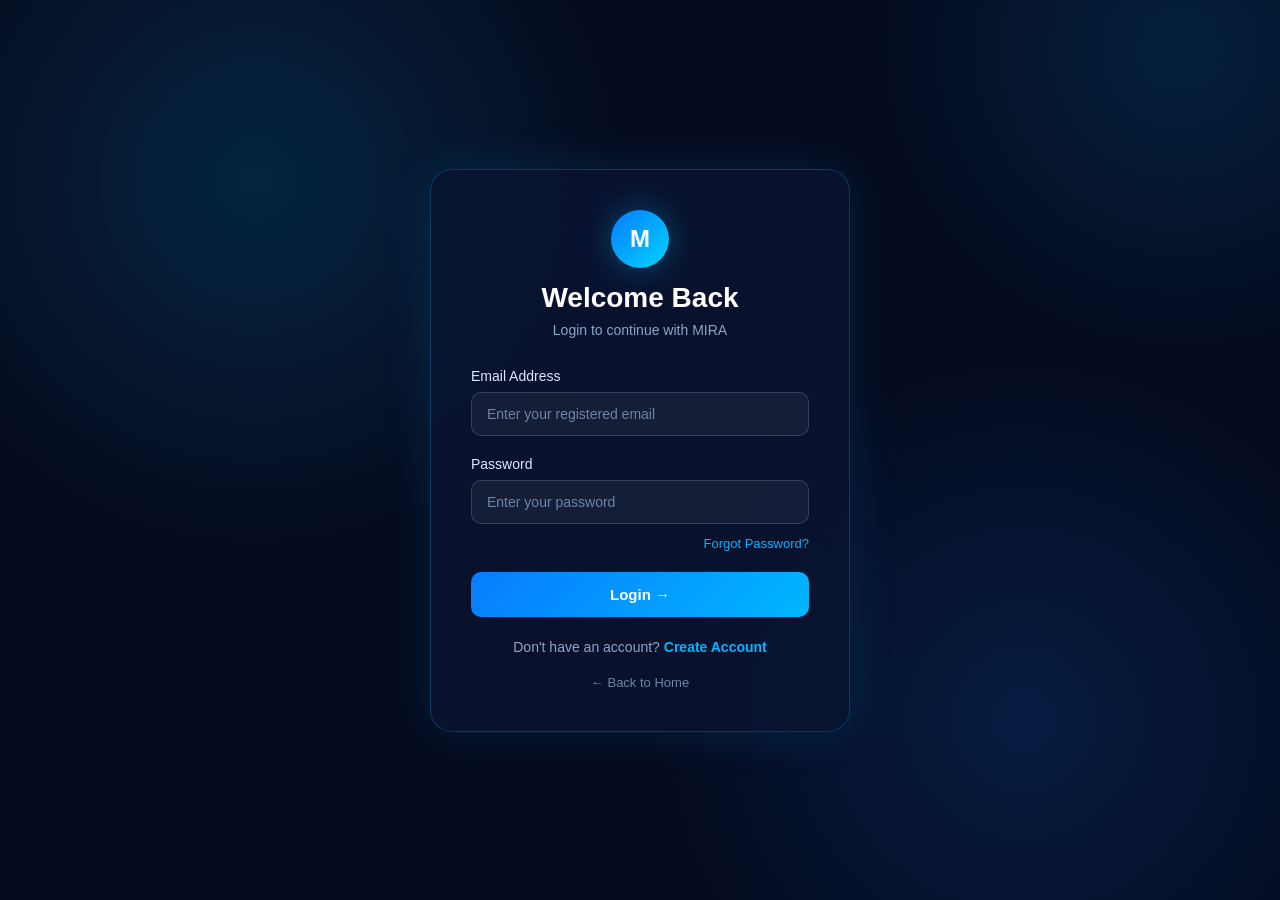
<file: login.html>
<!DOCTYPE html>
<html lang="en">

<head>

    <meta charset="UTF-8">

    <meta name="viewport" content="width=device-width, initial-scale=1.0">

    <title>Login | MIRA</title>

    <link rel="stylesheet" href="style.css">

    <style>

        body {
            min-height: 100vh;

            display: flex;
            align-items: center;
            justify-content: center;

            background:
                radial-gradient(
                    circle at 20% 20%,
                    rgba(0,183,255,0.15),
                    transparent 30%
                ),
                radial-gradient(
                    circle at 80% 80%,
                    rgba(8,124,255,0.15),
                    transparent 30%
                ),
                #050b1f;
        }

        .auth-page {
            width: 100%;
            max-width: 460px;
            padding: 30px 20px;
        }

        .auth-card {
            background: rgba(10,20,48,0.88);

            border: 1px solid rgba(0,183,255,0.25);

            border-radius: 22px;

            padding: 40px;

            box-shadow:
                0 0 50px rgba(0,183,255,0.12);

            backdrop-filter: blur(15px);
        }

        .auth-logo {
            text-align: center;
            margin-bottom: 30px;
        }

        .logo-circle {
            width: 58px;
            height: 58px;

            margin: 0 auto 14px;

            display: flex;
            align-items: center;
            justify-content: center;

            border-radius: 50%;

            background:
                linear-gradient(
                    135deg,
                    #087cff,
                    #00d4ff
                );

            color: white;

            font-size: 24px;
            font-weight: 800;

            box-shadow:
                0 0 30px rgba(0,183,255,0.35);
        }

        .auth-logo h1 {
            margin: 0;
            color: white;
            font-size: 28px;
        }

        .auth-logo p {
            color: #8fa4c7;
            margin-top: 8px;
            font-size: 14px;
        }

        .form-group {
            margin-bottom: 20px;
        }

        .form-group label {
            display: block;

            color: #dbe8ff;

            font-size: 14px;

            margin-bottom: 8px;
        }

        .form-group input {
            width: 100%;

            box-sizing: border-box;

            padding: 13px 15px;

            border-radius: 10px;

            border: 1px solid rgba(143,164,199,0.25);

            background: rgba(255,255,255,0.05);

            color: white;

            outline: none;

            font-size: 14px;
        }

        .form-group input:focus {
            border-color: #00b7ff;

            box-shadow:
                0 0 0 3px rgba(0,183,255,0.08);
        }

        .form-group input::placeholder {
            color: #7184a5;
        }

        .forgot-password {
            text-align: right;

            margin-top: -10px;

            margin-bottom: 20px;
        }

        .forgot-password a {
            color: #00b7ff;

            text-decoration: none;

            font-size: 13px;
        }

        .forgot-password a:hover {
            text-decoration: underline;
        }

        .login-btn {
            width: 100%;

            padding: 14px;

            border: none;

            border-radius: 10px;

            background:
                linear-gradient(
                    135deg,
                    #087cff,
                    #00b7ff
                );

            color: white;

            font-size: 15px;

            font-weight: 700;

            cursor: pointer;

            transition: 0.3s;
        }

        .login-btn:hover {
            transform: translateY(-2px);

            box-shadow:
                0 8px 25px rgba(0,183,255,0.25);
        }

        .message {
            display: none;

            margin-top: 15px;

            padding: 11px;

            border-radius: 8px;

            text-align: center;

            font-size: 13px;
        }

        .message.error {
            display: block;

            background: rgba(255,70,70,0.1);

            border: 1px solid rgba(255,70,70,0.3);

            color: #ff8b8b;
        }

        .message.success {
            display: block;

            background: rgba(0,220,150,0.1);

            border: 1px solid rgba(0,220,150,0.3);

            color: #5ff0bd;
        }

        .auth-link {
            text-align: center;

            margin-top: 22px;

            color: #8fa4c7;

            font-size: 14px;
        }

        .auth-link a {
            color: #00b7ff;

            text-decoration: none;

            font-weight: 600;
        }

        .back-home {
            text-align: center;

            margin-top: 18px;
        }

        .back-home a {
            color: #7184a5;

            text-decoration: none;

            font-size: 13px;
        }

        .back-home a:hover {
            color: #00b7ff;
        }

    </style>

</head>


<body>

    <div class="auth-page">

        <div class="auth-card">

            <div class="auth-logo">

                <div class="logo-circle">
                    M
                </div>

                <h1>
                    Welcome Back
                </h1>

                <p>
                    Login to continue with MIRA
                </p>

            </div>


            <form id="loginForm">

                <div class="form-group">

                    <label for="email">
                        Email Address
                    </label>

                    <input
                        type="email"
                        id="email"
                        placeholder="Enter your registered email"
                        required
                    >

                </div>


                <div class="form-group">

                    <label for="password">
                        Password
                    </label>

                    <input
                        type="password"
                        id="password"
                        placeholder="Enter your password"
                        required
                    >

                </div>


                <div class="forgot-password">

                    <a href="forgot-password.html">
                        Forgot Password?
                    </a>

                </div>


                <button
                    type="submit"
                    class="login-btn"
                >
                    Login →
                </button>

            </form>


            <div
                id="message"
                class="message"
            ></div>


            <div class="auth-link">

                Don't have an account?

                <a href="register.html">
                    Create Account
                </a>

            </div>


            <div class="back-home">

                <a href="index.html">
                    ← Back to Home
                </a>

            </div>

        </div>

    </div>


    <script>

        const loginForm =
            document.getElementById("loginForm");

        const message =
            document.getElementById("message");


        loginForm.addEventListener(
            "submit",
            function(event) {

                event.preventDefault();


                const email =
                    document.getElementById("email")
                    .value
                    .trim();

                const password =
                    document.getElementById("password")
                    .value;


                const savedUser =
                    localStorage.getItem("miraUser");


                if (!savedUser) {

                    message.className =
                        "message error";

                    message.textContent =
                        "No account found. Please register first.";

                    return;
                }


                const user =
                    JSON.parse(savedUser);


                if (
                    email === user.email &&
                    password === user.password
                ) {

                    localStorage.setItem(
                        "miraLoggedIn",
                        "true"
                    );


                    message.className =
                        "message success";

                    message.textContent =
                        "Login successful!";


                    setTimeout(function() {

                        window.location.href =
                            "dashboard.html";

                    }, 800);

                }

                else {

                    message.className =
                        "message error";

                    message.textContent =
                        "Incorrect email or password.";

                }

            }
        );

    </script>

</body>

</html>
</file>
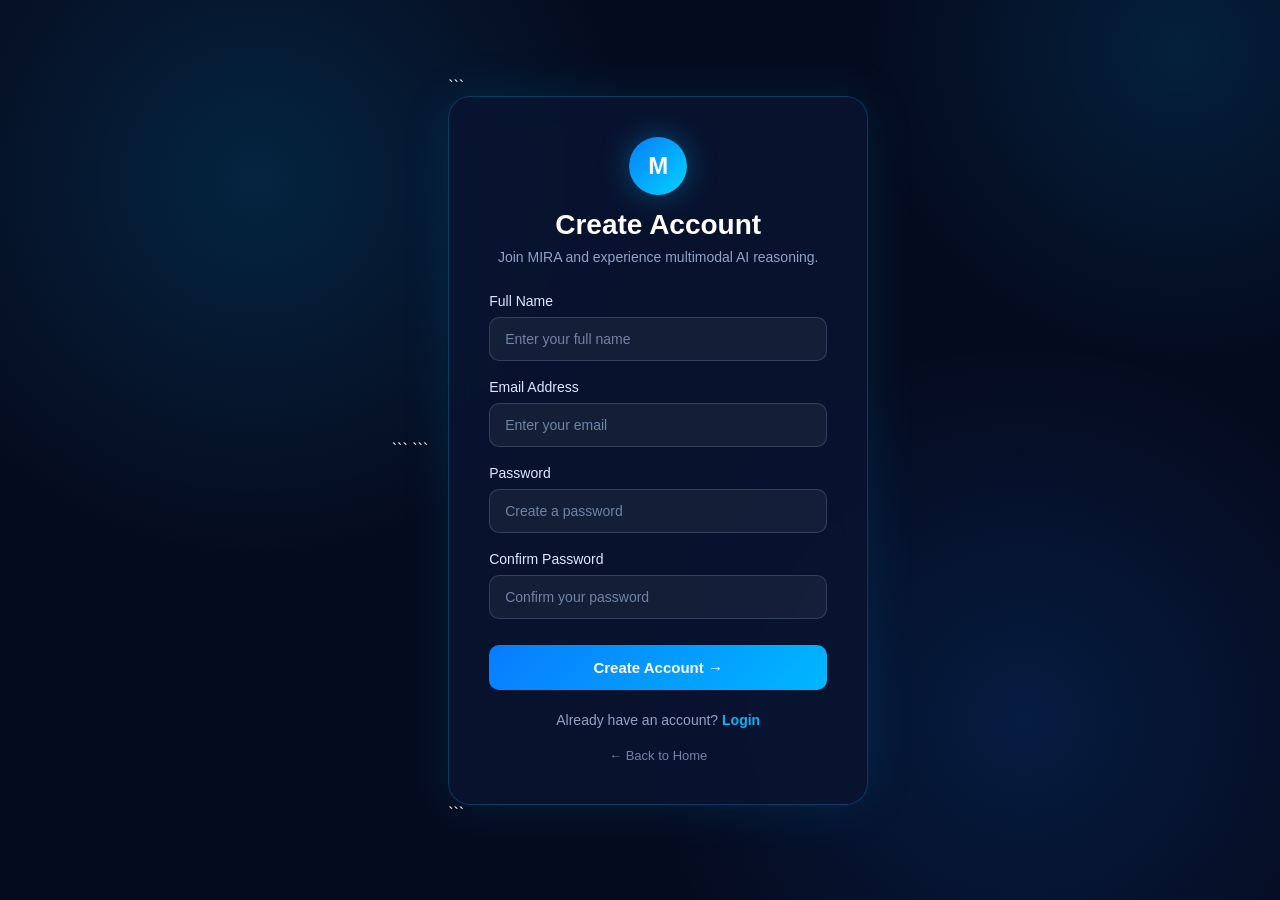
<file: register.html>
<!DOCTYPE html>

<html lang="en">
<head>
    <meta charset="UTF-8">
    <meta name="viewport" content="width=device-width, initial-scale=1.0">

```
<title>Create Account | MIRA</title>

<link rel="stylesheet" href="style.css">

<style>
    body {
        min-height: 100vh;
        display: flex;
        align-items: center;
        justify-content: center;
        background:
            radial-gradient(circle at 20% 20%, rgba(0, 183, 255, 0.15), transparent 30%),
            radial-gradient(circle at 80% 80%, rgba(8, 124, 255, 0.15), transparent 30%),
            #050b1f;
    }

    .auth-page {
        width: 100%;
        max-width: 460px;
        padding: 30px 20px;
    }

    .auth-card {
        background: rgba(10, 20, 48, 0.88);
        border: 1px solid rgba(0, 183, 255, 0.25);
        border-radius: 22px;
        padding: 40px;
        box-shadow: 0 0 50px rgba(0, 183, 255, 0.12);
        backdrop-filter: blur(15px);
    }

    .auth-logo {
        text-align: center;
        margin-bottom: 28px;
    }

    .auth-logo .logo-circle {
        width: 58px;
        height: 58px;
        margin: 0 auto 14px;
        display: flex;
        align-items: center;
        justify-content: center;
        border-radius: 50%;
        background: linear-gradient(135deg, #087cff, #00d4ff);
        color: white;
        font-size: 24px;
        font-weight: 800;
        box-shadow: 0 0 30px rgba(0, 183, 255, 0.35);
    }

    .auth-logo h1 {
        margin: 0;
        color: white;
        font-size: 28px;
    }

    .auth-logo p {
        color: #8fa4c7;
        margin-top: 8px;
        font-size: 14px;
    }

    .form-group {
        margin-bottom: 18px;
    }

    .form-group label {
        display: block;
        color: #dbe8ff;
        font-size: 14px;
        margin-bottom: 8px;
    }

    .form-group input {
        width: 100%;
        box-sizing: border-box;
        padding: 13px 15px;
        border-radius: 10px;
        border: 1px solid rgba(143, 164, 199, 0.25);
        background: rgba(255, 255, 255, 0.05);
        color: white;
        outline: none;
        font-size: 14px;
        transition: 0.3s;
    }

    .form-group input:focus {
        border-color: #00b7ff;
        box-shadow: 0 0 0 3px rgba(0, 183, 255, 0.08);
    }

    .form-group input::placeholder {
        color: #7184a5;
    }

    .create-btn {
        width: 100%;
        padding: 14px;
        border: none;
        border-radius: 10px;
        background: linear-gradient(135deg, #087cff, #00b7ff);
        color: white;
        font-size: 15px;
        font-weight: 700;
        cursor: pointer;
        transition: 0.3s;
        margin-top: 8px;
    }

    .create-btn:hover {
        transform: translateY(-2px);
        box-shadow: 0 8px 25px rgba(0, 183, 255, 0.25);
    }

    .message {
        display: none;
        margin-top: 15px;
        padding: 11px;
        border-radius: 8px;
        text-align: center;
        font-size: 13px;
    }

    .message.error {
        display: block;
        background: rgba(255, 70, 70, 0.1);
        border: 1px solid rgba(255, 70, 70, 0.3);
        color: #ff8b8b;
    }

    .message.success {
        display: block;
        background: rgba(0, 220, 150, 0.1);
        border: 1px solid rgba(0, 220, 150, 0.3);
        color: #5ff0bd;
    }

    .auth-link {
        text-align: center;
        margin-top: 22px;
        color: #8fa4c7;
        font-size: 14px;
    }

    .auth-link a {
        color: #00b7ff;
        text-decoration: none;
        font-weight: 600;
    }

    .auth-link a:hover {
        text-decoration: underline;
    }

    .back-home {
        text-align: center;
        margin-top: 18px;
    }

    .back-home a {
        color: #7184a5;
        text-decoration: none;
        font-size: 13px;
    }

    .back-home a:hover {
        color: #00b7ff;
    }

    @media (max-width: 500px) {
        .auth-card {
            padding: 30px 22px;
        }
    }
</style>
```

</head>

<body>

<div class="auth-page">

```
<div class="auth-card">

    <div class="auth-logo">
        <div class="logo-circle">M</div>

        <h1>Create Account</h1>

        <p>Join MIRA and experience multimodal AI reasoning.</p>
    </div>

    <form id="registerForm">

        <div class="form-group">
            <label for="name">Full Name</label>

            <input
                type="text"
                id="name"
                placeholder="Enter your full name"
                autocomplete="name"
                required
            >
        </div>

        <div class="form-group">
            <label for="email">Email Address</label>

            <input
                type="email"
                id="email"
                placeholder="Enter your email"
                autocomplete="email"
                required
            >
        </div>

        <div class="form-group">
            <label for="password">Password</label>

            <input
                type="password"
                id="password"
                placeholder="Create a password"
                autocomplete="new-password"
                minlength="6"
                required
            >
        </div>

        <div class="form-group">
            <label for="confirmPassword">Confirm Password</label>

            <input
                type="password"
                id="confirmPassword"
                placeholder="Confirm your password"
                autocomplete="new-password"
                minlength="6"
                required
            >
        </div>

        <button type="submit" class="create-btn">
            Create Account →
        </button>

    </form>

    <div id="message" class="message"></div>

    <div class="auth-link">
        Already have an account?
        <a href="login.html">Login</a>
    </div>

    <div class="back-home">
        <a href="index.html">← Back to Home</a>
    </div>

</div>
```

</div>

<script>

const registerForm = document.getElementById("registerForm");
const message = document.getElementById("message");

registerForm.addEventListener("submit", function(event) {

    event.preventDefault();

    const name = document.getElementById("name").value.trim();
    const email = document.getElementById("email").value.trim().toLowerCase();
    const password = document.getElementById("password").value;
    const confirmPassword = document.getElementById("confirmPassword").value;


    // Check name
    if (name.length < 2) {

        message.className = "message error";
        message.textContent = "Please enter your full name.";
        return;
    }


    // Check email
    if (!email) {

        message.className = "message error";
        message.textContent = "Please enter your email address.";
        return;
    }


    // Check password
    if (password.length < 6) {

        message.className = "message error";
        message.textContent =
            "Password must contain at least 6 characters.";

        return;
    }


    // Check confirm password
    if (confirmPassword.length < 6) {

        message.className = "message error";
        message.textContent =
            "Please confirm your password.";

        return;
    }


    // Compare passwords
    if (password !== confirmPassword) {

        message.className = "message error";
        message.textContent =
            "Passwords do not match.";

        return;
    }


    // Create user object
    const user = {
        name: name,
        email: email,
        password: password
    };


    // Save account
    localStorage.setItem(
        "miraUser",
        JSON.stringify(user)
    );


    // Save registration status
    localStorage.setItem(
        "miraRegistered",
        "true"
    );


    // Success message
    message.className = "message success";

    message.textContent =
        "Account created successfully! Redirecting to login...";


    // Disable button temporarily
    const button = document.querySelector(".create-btn");

    button.disabled = true;
    button.style.opacity = "0.7";


    // Go to login
    setTimeout(function() {

        window.location.href = "login.html";

    }, 1200);

});

</script>

</body>
</html>
</file>
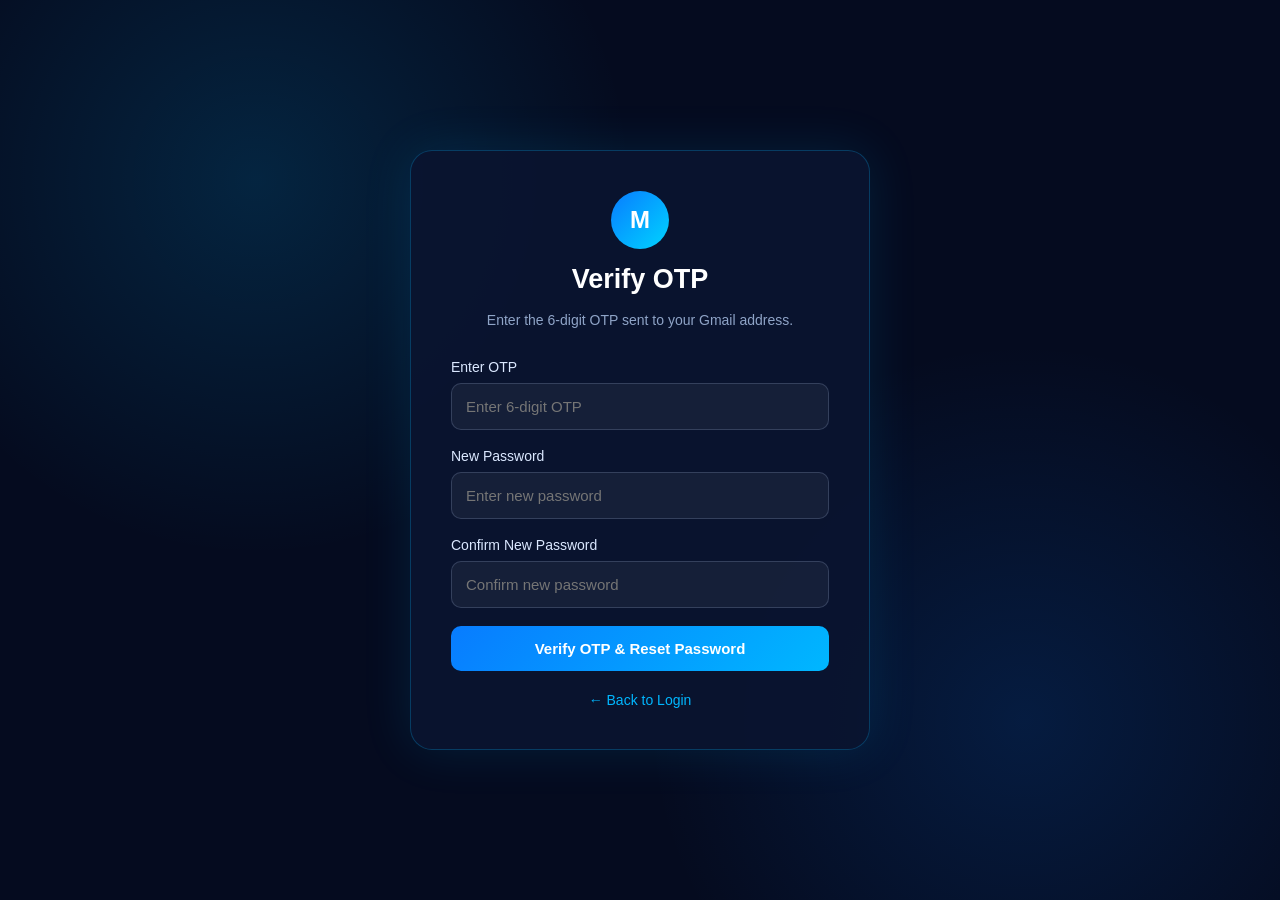
<file: verify-otp.html>
<!DOCTYPE html>
<html lang="en">

<head>

    <meta charset="UTF-8">

    <meta
        name="viewport"
        content="width=device-width, initial-scale=1.0"
    >

    <title>Verify OTP | MIRA</title>

    <style>

        * {
            box-sizing: border-box;
        }

        body {
            margin: 0;

            min-height: 100vh;

            display: flex;

            align-items: center;

            justify-content: center;

            font-family: Arial, sans-serif;

            background:
                radial-gradient(
                    circle at 20% 20%,
                    rgba(0,183,255,0.15),
                    transparent 30%
                ),
                radial-gradient(
                    circle at 80% 80%,
                    rgba(8,124,255,0.15),
                    transparent 30%
                ),
                #050b1f;

            color: white;
        }

        .card {
            width: 100%;

            max-width: 460px;

            margin: 20px;

            padding: 40px;

            background: rgba(10,20,48,0.9);

            border:
                1px solid
                rgba(0,183,255,0.25);

            border-radius: 22px;

            box-shadow:
                0 0 50px
                rgba(0,183,255,0.12);
        }

        .logo {
            width: 58px;
            height: 58px;

            margin: 0 auto 15px;

            display: flex;

            align-items: center;
            justify-content: center;

            border-radius: 50%;

            background:
                linear-gradient(
                    135deg,
                    #087cff,
                    #00d4ff
                );

            font-size: 24px;

            font-weight: 800;
        }

        h1 {
            text-align: center;

            font-size: 27px;

            margin: 0;
        }

        .subtitle {
            text-align: center;

            color: #8fa4c7;

            font-size: 14px;

            line-height: 1.6;

            margin-bottom: 28px;
        }

        label {
            display: block;

            color: #dbe8ff;

            font-size: 14px;

            margin-bottom: 8px;
        }

        input {
            width: 100%;

            padding: 14px;

            border-radius: 10px;

            border:
                1px solid
                rgba(143,164,199,0.25);

            background:
                rgba(255,255,255,0.05);

            color: white;

            outline: none;

            margin-bottom: 18px;

            font-size: 15px;
        }

        input:focus {
            border-color: #00b7ff;
        }

        button {
            width: 100%;

            padding: 14px;

            border: none;

            border-radius: 10px;

            background:
                linear-gradient(
                    135deg,
                    #087cff,
                    #00b7ff
                );

            color: white;

            font-size: 15px;

            font-weight: 700;

            cursor: pointer;
        }

        button:hover {
            transform: translateY(-2px);
        }

        .message {
            display: none;

            margin-top: 15px;

            padding: 11px;

            border-radius: 8px;

            text-align: center;

            font-size: 13px;
        }

        .error {
            display: block;

            color: #ff8b8b;

            background: rgba(255,70,70,0.1);

            border:
                1px solid
                rgba(255,70,70,0.3);
        }

        .success {
            display: block;

            color: #5ff0bd;

            background: rgba(0,220,150,0.1);

            border:
                1px solid
                rgba(0,220,150,0.3);
        }

        .back {
            text-align: center;

            margin-top: 20px;
        }

        .back a {
            color: #00b7ff;

            text-decoration: none;

            font-size: 14px;
        }

    </style>

</head>


<body>

<div class="card">

    <div class="logo">
        M
    </div>


    <h1>
        Verify OTP
    </h1>


    <p class="subtitle">
        Enter the 6-digit OTP sent to your Gmail address.
    </p>


    <form id="otpForm">

        <label for="otp">
            Enter OTP
        </label>

        <input
            type="text"
            id="otp"
            maxlength="6"
            placeholder="Enter 6-digit OTP"
            required
        >


        <label for="newPassword">
            New Password
        </label>

        <input
            type="password"
            id="newPassword"
            placeholder="Enter new password"
            required
        >


        <label for="confirmPassword">
            Confirm New Password
        </label>

        <input
            type="password"
            id="confirmPassword"
            placeholder="Confirm new password"
            required
        >


        <button type="submit">
            Verify OTP & Reset Password
        </button>

    </form>


    <div
        id="message"
        class="message"
    ></div>


    <div class="back">

        <a href="login.html">
            ← Back to Login
        </a>

    </div>

</div>


<script>

const otpForm =
    document.getElementById("otpForm");

const message =
    document.getElementById("message");


otpForm.addEventListener(
    "submit",
    async function(event) {

        event.preventDefault();


        const email =
            sessionStorage.getItem("resetEmail");


        const otp =
            document.getElementById("otp")
            .value
            .trim();


        const newPassword =
            document.getElementById("newPassword")
            .value;


        const confirmPassword =
            document.getElementById("confirmPassword")
            .value;


        if (!email) {

            message.className =
                "message error";

            message.textContent =
                "Session expired. Please request OTP again.";

            return;
        }


        if (otp.length !== 6) {

            message.className =
                "message error";

            message.textContent =
                "Please enter a valid 6-digit OTP.";

            return;
        }


        if (newPassword.length < 6) {

            message.className =
                "message error";

            message.textContent =
                "Password must contain at least 6 characters.";

            return;
        }


        if (newPassword !== confirmPassword) {

            message.className =
                "message error";

            message.textContent =
                "Passwords do not match.";

            return;
        }


        message.className =
            "message";

        message.style.display =
            "block";

        message.textContent =
            "Verifying OTP...";


        try {

            const response =
                await fetch(
                    "http://127.0.0.1:5000/reset-password",
                    {
                        method: "POST",

                        headers: {
                            "Content-Type":
                                "application/json"
                        },

                        body: JSON.stringify({

                            email: email,

                            otp: otp,

                            new_password:
                                newPassword

                        })
                    }
                );


            const data =
                await response.json();


            if (response.ok) {

                /*
                 * Update demo localStorage account
                 * so the changed password also works
                 * with our frontend login.
                 */

                const savedUser =
                    localStorage.getItem(
                        "miraUser"
                    );


                if (savedUser) {

                    const user =
                        JSON.parse(savedUser);

                    if (
                        user.email === email
                    ) {

                        user.password =
                            newPassword;

                        localStorage.setItem(
                            "miraUser",
                            JSON.stringify(user)
                        );

                    }

                }


                message.className =
                    "message success";

                message.textContent =
                    "Password reset successfully!";


                sessionStorage.removeItem(
                    "resetEmail"
                );


                setTimeout(function() {

                    window.location.href =
                        "login.html";

                }, 1500);

            }

            else {

                message.className =
                    "message error";

                message.textContent =
                    data.message ||
                    "Invalid OTP.";

            }

        }

        catch (error) {

            message.className =
                "message error";

            message.textContent =
                "Cannot connect to backend.";

        }

    }
);

</script>

</body>

</html>
</file>
<file: style.css>
/* =====================================================
   MIRA - MULTIMODAL INTELLIGENT REASONING ASSISTANT
   DARK FUTURISTIC LANDING PAGE
===================================================== */


/* ================= RESET ================= */

* {
    margin: 0;
    padding: 0;
    box-sizing: border-box;
}

html {
    scroll-behavior: smooth;
}

body {
    font-family: Arial, Helvetica, sans-serif;
    background: #020b1d;
    color: #ffffff;
    overflow-x: hidden;
}

a {
    text-decoration: none;
    color: inherit;
}

button,
input,
textarea {
    font-family: inherit;
}


/* ================= BACKGROUND ================= */

body::before {
    content: "";
    position: fixed;
    width: 700px;
    height: 700px;
    top: -300px;
    right: -250px;

    background:
        radial-gradient(
            circle,
            rgba(0, 179, 255, 0.13),
            transparent 65%
        );

    pointer-events: none;
    z-index: -1;
}


/* ================= NAVBAR ================= */

.navbar {
    position: sticky;
    top: 0;
    z-index: 1000;

    height: 70px;

    background: rgba(2, 10, 28, 0.92);

    border-bottom: 1px solid
        rgba(0, 183, 255, 0.25);

    backdrop-filter: blur(18px);
}

.nav-container {
    width: min(1180px, 92%);

    height: 100%;

    margin: auto;

    display: flex;
    align-items: center;
    justify-content: space-between;
}


/* LOGO */

.logo {
    font-size: 36px;
    font-weight: 800;
    letter-spacing: 2px;

    background:
        linear-gradient(
            90deg,
            #178dff,
            #00d9ff
        );

    -webkit-background-clip: text;
    -webkit-text-fill-color: transparent;
}

.logo span {
    -webkit-text-fill-color: #00cfff;
}


/* NAV LINKS */

.nav-links {
    display: flex;
    gap: 38px;
    align-items: center;
}

.nav-links a {
    position: relative;

    color: #b8d0ef;

    font-size: 15px;

    transition: 0.3s;
}

.nav-links a:hover,
.nav-links a.active {
    color: #00d9ff;
}

.nav-links a.active::after {
    content: "";

    position: absolute;

    left: 0;
    right: 0;
    bottom: -12px;

    height: 2px;

    background: #00d9ff;

    box-shadow:
        0 0 10px #00d9ff;
}


/* LOGIN */

.login-btn {
    padding: 11px 25px;

    border: 1px solid #009dff;

    border-radius: 13px;

    color: #ffffff;

    transition: 0.3s;
}

.login-btn:hover {
    background: rgba(0, 174, 255, 0.12);

    box-shadow:
        0 0 20px rgba(0, 183, 255, 0.25);
}


/* ================= HERO ================= */

.hero {
    position: relative;

    min-height: 620px;

    padding: 70px 0 40px;

    background:
        radial-gradient(
            circle at 70% 35%,
            rgba(0, 145, 255, 0.11),
            transparent 32%
        ),
        linear-gradient(
            120deg,
            #02091a,
            #03132d,
            #020a1b
        );

    border-bottom: 1px solid
        rgba(0, 157, 255, 0.25);

    overflow: hidden;
}


/* TECH GRID */

.hero::before {
    content: "";

    position: absolute;

    inset: 0;

    background-image:
        linear-gradient(
            rgba(0, 160, 255, 0.035) 1px,
            transparent 1px
        ),
        linear-gradient(
            90deg,
            rgba(0, 160, 255, 0.035) 1px,
            transparent 1px
        );

    background-size: 70px 70px;

    mask-image:
        linear-gradient(
            to bottom,
            black,
            transparent
        );

    pointer-events: none;
}


.hero-container {
    width: min(1180px, 92%);

    margin: auto;

    display: grid;

    grid-template-columns:
        1fr 1fr;

    align-items: center;

    min-height: 450px;
}


/* HERO CONTENT */

.hero-content {
    position: relative;
    z-index: 2;
}


/* BADGE */

.hero-badge {
    display: inline-block;

    padding: 9px 17px;

    border: 1px solid
        rgba(0, 191, 255, 0.55);

    border-radius: 30px;

    color: #00cfff;

    font-size: 12px;

    letter-spacing: 1.3px;

    margin-bottom: 22px;

    background:
        rgba(0, 174, 255, 0.04);

    box-shadow:
        0 0 20px
        rgba(0, 183, 255, 0.06);
}


/* HERO TITLE */

.hero h1 {
    font-size: clamp(58px, 6vw, 78px);

    line-height: 0.98;

    letter-spacing: -3px;

    font-weight: 800;

    max-width: 570px;

    margin-bottom: 25px;
}

.hero h1 span {
    display: block;

    background:
        linear-gradient(
            90deg,
            #168fff,
            #00ddff
        );

    -webkit-background-clip: text;

    -webkit-text-fill-color: transparent;
}


/* DESCRIPTION */

.hero-description {
    max-width: 550px;

    color: #9dbbe0;

    font-size: 17px;

    line-height: 1.7;

    margin-bottom: 27px;
}


/* BUTTONS */

.hero-buttons {
    display: flex;

    gap: 13px;

    margin-bottom: 38px;
}

.primary-btn,
.secondary-btn {
    display: inline-flex;

    align-items: center;
    justify-content: center;

    min-height: 51px;

    padding: 0 24px;

    border-radius: 10px;

    font-weight: 600;

    transition: 0.3s;
}

.primary-btn {
    background:
        linear-gradient(
            100deg,
            #1598ff,
            #00c8ed
        );

    color: white;

    box-shadow:
        0 8px 30px
        rgba(0, 174, 255, 0.2);
}

.primary-btn span {
    margin-left: 8px;
}

.primary-btn:hover {
    transform: translateY(-3px);

    box-shadow:
        0 12px 35px
        rgba(0, 194, 255, 0.35);
}

.secondary-btn {
    border: 1px solid
        rgba(0, 158, 255, 0.5);

    color: white;

    background:
        rgba(0, 110, 255, 0.04);
}

.secondary-btn:hover {
    background:
        rgba(0, 158, 255, 0.1);

    border-color: #00bfff;
}


/* ================= HERO STATS ================= */

.hero-stats {
    display: flex;

    align-items: center;

    gap: 20px;
}

.stat {
    display: flex;

    align-items: center;

    gap: 9px;
}

.stat-icon {
    color: #00bfff;

    font-size: 27px;

    text-shadow:
        0 0 15px
        rgba(0, 200, 255, 0.5);
}

.stat strong {
    display: block;

    color: white;

    font-size: 16px;
}

.stat small {
    display: block;

    color: #789bc7;

    font-size: 11px;

    margin-top: 3px;
}

.stat-line {
    width: 1px;
    height: 38px;

    background:
        rgba(111, 159, 212, 0.3);
}


/* ================= AI ORBIT ================= */

.hero-visual {
    height: 480px;

    position: relative;

    display: flex;

    align-items: center;
    justify-content: center;
}

.orbit-system {
    width: 500px;
    height: 500px;

    position: relative;
}


/* ORBITS */

.orbit {
    position: absolute;

    left: 50%;
    top: 50%;

    border: 1px solid
        rgba(0, 190, 255, 0.45);

    border-radius: 50%;

    transform:
        translate(-50%, -50%);
}

.orbit-one {
    width: 280px;
    height: 280px;

    transform:
        translate(-50%, -50%)
        rotate(25deg);

    border-left-color:
        transparent;
}

.orbit-two {
    width: 370px;
    height: 200px;

    transform:
        translate(-50%, -50%)
        rotate(-30deg);

    border-color:
        rgba(0, 198, 255, 0.5);
}

.orbit-three {
    width: 390px;
    height: 300px;

    transform:
        translate(-50%, -50%)
        rotate(60deg);

    border-color:
        rgba(83, 107, 255, 0.35);
}


/* ORBIT DOTS */

.orbit-dot {
    position: absolute;

    width: 8px;
    height: 8px;

    border-radius: 50%;

    background: #00d9ff;

    box-shadow:
        0 0 12px #00d9ff;
}

.dot-one {
    left: 112px;
    top: 166px;
}

.dot-two {
    right: 102px;
    top: 150px;
}

.dot-three {
    left: 205px;
    bottom: 85px;
}

.dot-four {
    right: 160px;
    bottom: 120px;
}


/* AI CORE */

.ai-core {
    position: absolute;

    left: 50%;
    top: 50%;

    width: 125px;
    height: 125px;

    transform:
        translate(-50%, -50%);

    border-radius: 50%;

    display: flex;

    align-items: center;
    justify-content: center;

    background:
        radial-gradient(
            circle at 35% 25%,
            #4cecff,
            #087cff 40%,
            #031f66 72%,
            #020a1b
        );

    border: 2px solid
        rgba(0, 220, 255, 0.8);

    box-shadow:
        0 0 25px #00bfff,
        0 0 60px
        rgba(0, 170, 255, 0.45),
        inset 0 0 25px
        rgba(0, 225, 255, 0.35);

    z-index: 5;
}

.ai-core span {
    font-size: 50px;

    font-weight: 800;

    color: #b9f8ff;

    text-shadow:
        0 0 20px #00d9ff;
}

.core-glow {
    position: absolute;

    inset: -20px;

    border-radius: 50%;

    border: 1px solid
        rgba(0, 207, 255, 0.25);

    animation:
        pulse 2.5s infinite;
}

@keyframes pulse {

    0%,
    100% {
        transform: scale(0.9);

        opacity: 0.5;
    }

    50% {
        transform: scale(1.1);

        opacity: 1;
    }
}


/* ================= MODE CARDS ================= */

.mode-card {
    position: absolute;

    width: 88px;
    height: 78px;

    border-radius: 16px;

    background:
        rgba(4, 19, 48, 0.92);

    border: 1px solid
        rgba(0, 166, 255, 0.7);

    display: flex;

    flex-direction: column;

    align-items: center;
    justify-content: center;

    gap: 5px;

    backdrop-filter: blur(12px);

    box-shadow:
        0 8px 30px
        rgba(0, 0, 0, 0.3);

    z-index: 10;

    transition: 0.3s;
}

.mode-card:hover {
    transform: scale(1.08);

    box-shadow:
        0 0 25px
        rgba(0, 192, 255, 0.35);
}

.mode-card span {
    font-size: 13px;

    color: #e7f4ff;
}

.mode-icon {
    width: 30px;
    height: 30px;

    border-radius: 8px;

    display: flex;

    align-items: center;
    justify-content: center;

    font-weight: 800;

    font-size: 18px;
}


/* POSITIONS */

.mode-image {
    top: 20px;
    left: 206px;

    border-color: #009fff;
}

.mode-video {
    top: 95px;
    left: 48px;

    border-color: #9a48ff;
}

.mode-audio {
    top: 95px;
    right: 45px;

    border-color: #00d9cf;
}

.mode-text {
    top: 240px;
    right: 25px;

    border-color: #ffb800;
}

.mode-table {
    bottom: 55px;
    left: 205px;

    border-color: #00d9c8;
}

.mode-chart {
    top: 240px;
    left: 20px;

    border-color: #ff39d5;
}


/* ICON COLORS */

.image-icon {
    color: #00cfff;
}

.video-icon {
    color: #b56aff;
}

.audio-icon {
    color: #00e6da;
}

.text-icon {
    color: #ffc629;
}

.table-icon {
    color: #00e4d0;
}

.chart-icon {
    color: #ff50df;
}


/* ================= REASONING PANELS ================= */

.reasoning-panels {
    width: min(1180px, 92%);

    margin: -5px auto 0;

    display: grid;

    grid-template-columns:
        1.5fr 0.7fr 0.9fr;

    gap: 15px;

    position: relative;

    z-index: 20;
}

.reasoning-card,
.confidence-card,
.output-card {
    min-height: 112px;

    border: 1px solid
        rgba(0, 153, 255, 0.45);

    background:
        rgba(3, 17, 42, 0.92);

    border-radius: 13px;

    padding: 17px;

    backdrop-filter: blur(15px);
}

.reasoning-title,
.panel-title {
    font-size: 12px;

    color: #d9efff;
}

.reasoning-list {
    margin-top: 10px;

    display: grid;

    gap: 5px;

    color: #8eb4df;

    font-size: 11px;
}

.reasoning-list div {
    color: #86b8e9;
}

.confidence-card {
    display: flex;

    align-items: center;
    justify-content: space-between;
}

.confidence-card strong {
    display: block;

    margin-top: 12px;

    color: #00d9ff;

    font-size: 16px;
}

.confidence-circle {
    width: 67px;
    height: 67px;

    border-radius: 50%;

    display: flex;

    align-items: center;
    justify-content: center;

    font-size: 14px;

    color: #e9fbff;

    border: 5px solid #00d9ff;

    box-shadow:
        0 0 18px
        rgba(0, 215, 255, 0.25);
}

.output-card p {
    color: #91afd3;

    font-size: 11px;

    line-height: 1.5;

    margin: 8px 0;
}

.output-card a {
    color: #00cfff;

    font-size: 11px;
}


/* ================= FEATURES ================= */

.features-section {
    width: min(1180px, 92%);

    margin: auto;

    padding: 70px 0 75px;
}

.section-heading {
    text-align: center;

    max-width: 780px;

    margin: 0 auto 42px;
}

.section-label {
    display: block;

    color: #00d9ff;

    font-size: 12px;

    font-weight: 700;

    letter-spacing: 2px;

    margin-bottom: 10px;
}

.section-heading h2 {
    font-size: 31px;

    line-height: 1.2;

    margin-bottom: 13px;
}

.section-heading h2 span {
    color: #00bfff;
}

.section-heading p {
    color: #89acd5;

    font-size: 14px;

    line-height: 1.7;
}


/* FEATURE GRID */

.features-grid {
    display: grid;

    grid-template-columns:
        repeat(3, 1fr);

    gap: 18px;
}


/* FEATURE CARD */

.feature-card {
    min-height: 175px;

    position: relative;

    padding: 20px;

    display: flex;

    align-items: flex-start;

    gap: 16px;

    border: 1px solid
        rgba(0, 135, 255, 0.45);

    border-radius: 14px;

    background:
        linear-gradient(
            145deg,
            rgba(4, 24, 58, 0.9),
            rgba(2, 15, 36, 0.85)
        );

    transition: 0.3s;
}

.feature-card:hover {
    transform: translateY(-5px);

    border-color: #00bfff;

    box-shadow:
        0 12px 40px
        rgba(0, 143, 255, 0.13);
}


/* FEATURE ICON */

.feature-icon {
    width: 55px;
    height: 55px;

    min-width: 55px;

    border-radius: 13px;

    display: flex;

    align-items: center;
    justify-content: center;

    font-size: 25px;

    background:
        rgba(0, 133, 255, 0.08);

    border: 1px solid
        currentColor;
}

.image-feature {
    color: #00cfff;
}

.video-feature {
    color: #a45cff;
}

.audio-feature {
    color: #00e1d1;
}

.text-feature {
    color: #ffc52c;
}

.table-feature {
    color: #00e0cf;
}

.chart-feature {
    color: #ff43d7;
}


/* FEATURE CONTENT */

.feature-content {
    padding-right: 18px;
}

.feature-content h3 {
    font-size: 18px;

    margin: 7px 0 9px;
}

.feature-content p {
    color: #88abd5;

    font-size: 12px;

    line-height: 1.55;

    margin-bottom: 12px;
}

.feature-tag {
    display: inline-block;

    padding: 5px 10px;

    border-radius: 20px;

    color: #8fc9ff;

    background:
        rgba(0, 119, 255, 0.14);

    font-size: 10px;
}

.feature-arrow {
    position: absolute;

    right: 17px;
    bottom: 17px;

    width: 28px;
    height: 28px;

    border-radius: 50%;

    display: flex;

    align-items: center;
    justify-content: center;

    color: #ffffff;

    background:
        rgba(0, 105, 255, 0.35);
}


/* ================= CONTACT ================= */

.contact-section {
    width: min(1180px, 92%);

    margin: 0 auto 55px;
}

.contact-container {
    position: relative;

    min-height: 260px;

    padding: 35px;

    display: grid;

    grid-template-columns:
        1fr 1.2fr 0.4fr;

    gap: 35px;

    border-radius: 15px;

    border: 1px solid
        rgba(0, 153, 255, 0.45);

    background:
        linear-gradient(
            135deg,
            #041a3a,
            #03132c
        );

    overflow: hidden;
}

.contact-container::after {
    content: "";

    position: absolute;

    width: 350px;
    height: 350px;

    right: -220px;
    bottom: -230px;

    border-radius: 50%;

    border: 1px solid
        rgba(0, 175, 255, 0.3);
}


/* CONTACT INFO */

.contact-info h2 {
    font-size: 31px;

    line-height: 1.2;

    margin-bottom: 12px;
}

.contact-info h2 span {
    color: #00cfff;
}

.contact-info > p {
    color: #8eafd4;

    font-size: 13px;

    line-height: 1.6;

    max-width: 350px;

    margin-bottom: 25px;
}

.contact-details {
    display: flex;

    gap: 25px;
}

.contact-item {
    display: flex;

    gap: 10px;

    align-items: center;
}

.contact-icon {
    width: 30px;
    height: 30px;

    display: flex;

    align-items: center;
    justify-content: center;

    color: #00d7ff;

    font-size: 18px;
}

.contact-item strong {
    display: block;

    font-size: 11px;

    color: #ffffff;
}

.contact-item span {
    display: block;

    font-size: 9px;

    color: #779bc6;

    margin-top: 3px;
}


/* CONTACT FORM */

.contact-form {
    position: relative;

    z-index: 2;

    padding: 15px;

    border: 1px solid
        rgba(0, 133, 255, 0.25);

    border-radius: 11px;

    background:
        rgba(1, 13, 34, 0.45);
}

.form-row {
    display: grid;

    grid-template-columns:
        1fr 1fr;

    gap: 10px;
}

.contact-form input,
.contact-form textarea {
    width: 100%;

    border: 1px solid
        rgba(0, 138, 255, 0.35);

    border-radius: 8px;

    background:
        rgba(3, 25, 53, 0.9);

    color: white;

    outline: none;

    padding: 12px;

    font-size: 11px;

    transition: 0.3s;
}

.contact-form input {
    height: 37px;
}

.contact-form textarea {
    height: 75px;

    margin-top: 9px;

    resize: none;
}

.contact-form input:focus,
.contact-form textarea:focus {
    border-color: #00cfff;

    box-shadow:
        0 0 12px
        rgba(0, 195, 255, 0.12);
}

.send-btn {
    width: 100%;

    height: 40px;

    margin-top: 9px;

    border: none;

    border-radius: 8px;

    cursor: pointer;

    color: white;

    font-weight: 600;

    background:
        linear-gradient(
            90deg,
            #079dff,
            #00c9ed
        );

    transition: 0.3s;
}

.send-btn:hover {
    transform: translateY(-2px);

    box-shadow:
        0 7px 20px
        rgba(0, 195, 255, 0.2);
}

.contact-status {
    text-align: center;

    font-size: 10px;

    margin-top: 8px;
}

.contact-status.success {
    color: #00e7bb;
}

.contact-status.error {
    color: #ff6f7d;
}


/* DECORATION */

.contact-decoration {
    position: relative;

    display: flex;

    align-items: center;
    justify-content: center;
}

.contact-decoration p {
    position: relative;

    z-index: 3;

    color: #4e91ca;

    font-size: 14px;

    font-style: italic;

    line-height: 1.5;
}

.decor-circle {
    position: absolute;

    width: 220px;
    height: 220px;

    border-radius: 50%;

    border: 1px solid
        rgba(0, 178, 255, 0.4);

    right: -100px;

    top: 10px;
}

.decor-line {
    position: absolute;

    width: 35px;
    height: 1px;

    background: #00bfff;

    right: 20px;

    bottom: 45px;
}


/* ================= FOOTER ================= */

footer {
    border-top: 1px solid
        rgba(0, 144, 255, 0.25);

    padding: 27px 0;

    background:
        #020918;
}

.footer-container {
    width: min(1180px, 92%);

    margin: auto;

    display: flex;

    align-items: center;
    justify-content: space-between;
}

.footer-logo {
    font-size: 25px;

    font-weight: 800;

    color: #00cfff;
}

.footer-logo span {
    color: #00dfff;
}

.footer-links {
    display: flex;

    gap: 28px;
}

.footer-links a {
    color: #7599c3;

    font-size: 12px;

    transition: 0.3s;
}

.footer-links a:hover {
    color: #00d9ff;
}

.footer-container > p {
    color: #55769e;

    font-size: 10px;
}


/* ================= RESPONSIVE ================= */

@media (max-width: 1000px) {

    .hero-container {
        grid-template-columns: 1fr;

        text-align: center;
    }

    .hero-content {
        display: flex;

        flex-direction: column;

        align-items: center;
    }

    .hero h1 {
        max-width: 700px;
    }

    .hero-description {
        max-width: 650px;
    }

    .hero-visual {
        margin-top: 20px;
    }

    .reasoning-panels {
        grid-template-columns: 1fr;
    }

    .features-grid {
        grid-template-columns:
            repeat(2, 1fr);
    }

    .contact-container {
        grid-template-columns:
            1fr 1fr;
    }

    .contact-decoration {
        display: none;
    }
}


@media (max-width: 700px) {

    .navbar {
        height: auto;

        padding: 15px 0;
    }

    .nav-container {
        flex-wrap: wrap;

        gap: 15px;
    }

    .nav-links {
        order: 3;

        width: 100%;

        justify-content: center;

        gap: 20px;
    }

    .nav-links a {
        font-size: 12px;
    }

    .login-btn {
        padding: 8px 17px;

        font-size: 12px;
    }

    .logo {
        font-size: 28px;
    }

    .hero {
        padding-top: 45px;
    }

    .hero h1 {
        font-size: 48px;

        letter-spacing: -2px;
    }

    .hero-description {
        font-size: 14px;
    }

    .hero-buttons {
        flex-direction: column;

        width: 100%;

        max-width: 280px;
    }

    .hero-buttons a {
        width: 100%;
    }

    .hero-stats {
        flex-wrap: wrap;

        justify-content: center;
    }

    .stat-line {
        display: none;
    }

    .hero-visual {
        height: 390px;

        transform: scale(0.78);
    }

    .features-grid {
        grid-template-columns: 1fr;
    }

    .section-heading h2 {
        font-size: 26px;
    }

    .contact-container {
        grid-template-columns: 1fr;

        padding: 25px;
    }

    .contact-details {
        flex-direction: column;

        gap: 12px;
    }

    .form-row {
        grid-template-columns: 1fr;
    }

    .footer-container {
        flex-direction: column;

        gap: 17px;

        text-align: center;
    }
}
</file>
